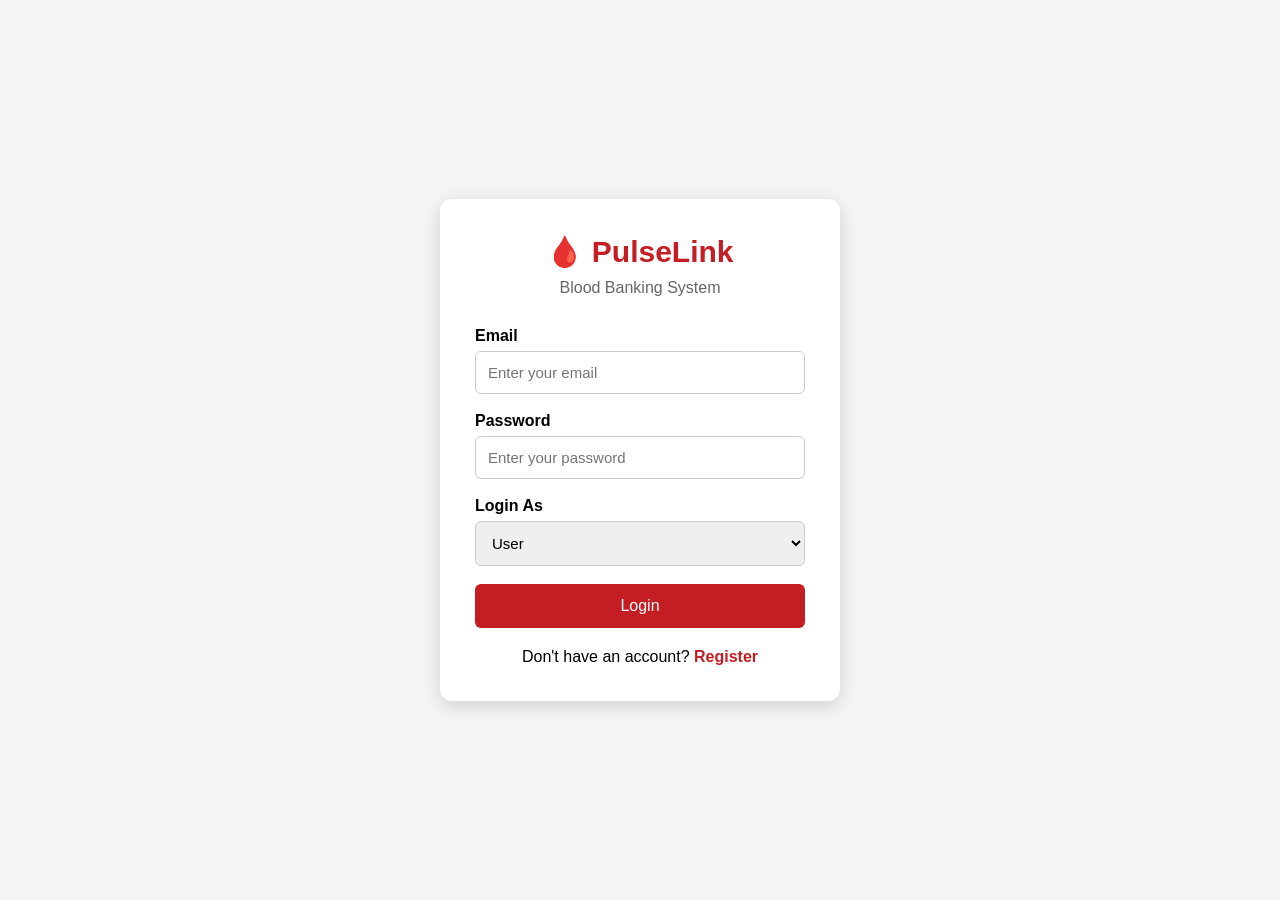
<file: index.html>
<!DOCTYPE html>
<html lang="en">
<head>
    <meta charset="UTF-8">
    <meta name="viewport" content="width=device-width, initial-scale=1.0">
    <title>PulseLink - Login</title>

    <style>
        * {
            box-sizing: border-box;
            margin: 0;
            padding: 0;
            font-family: Arial, sans-serif;
        }

        body {
            background: #f5f5f5;
            min-height: 100vh;
            display: flex;
            justify-content: center;
            align-items: center;
        }

        .login-box {
            width: 400px;
            background: white;
            padding: 35px;
            border-radius: 12px;
            box-shadow: 0 5px 20px rgba(0,0,0,0.15);
        }

        .logo {
            text-align: center;
            color: #c41e24;
            font-size: 30px;
            font-weight: bold;
            margin-bottom: 10px;
        }

        .subtitle {
            text-align: center;
            color: #666;
            margin-bottom: 30px;
        }

        label {
            display: block;
            margin-bottom: 6px;
            font-weight: bold;
        }

        input, select {
            width: 100%;
            padding: 12px;
            margin-bottom: 18px;
            border: 1px solid #ccc;
            border-radius: 6px;
            font-size: 15px;
        }

        button {
            width: 100%;
            padding: 13px;
            background: #c41e24;
            color: white;
            border: none;
            border-radius: 6px;
            font-size: 16px;
            cursor: pointer;
        }

        button:hover {
            background: #a8171c;
        }

        .register {
            text-align: center;
            margin-top: 20px;
        }

        .register a {
            color: #c41e24;
            text-decoration: none;
            font-weight: bold;
        }

        #message {
            text-align: center;
            color: red;
            margin-bottom: 15px;
        }
    </style>
</head>

<body>

<div class="login-box">

    <div class="logo">🩸 PulseLink</div>
    <div class="subtitle">Blood Banking System</div>

    <div id="message"></div>

    <form onsubmit="login(event)">

        <label>Email</label>
        <input type="email" id="email" placeholder="Enter your email" required>

        <label>Password</label>
        <input type="password" id="password" placeholder="Enter your password" required>

        <label>Login As</label>
        <select id="role">
            <option value="user">User</option>
            <option value="admin">Admin</option>
        </select>

        <button type="submit">Login</button>

    </form>

    <div class="register">
        Don't have an account?
        <a href="register.html">Register</a>
    </div>

</div>

<script>
function login(event) {
    event.preventDefault();

    const email = document.getElementById("email").value;
    const password = document.getElementById("password").value;
    const role = document.getElementById("role").value;

    // Admin login
    if (
        role === "admin" &&
        email === "admin@pulselink.com" &&
        password === "admin123"
    ) {
        window.location.href = "admin.html";
        return;
    }

    // User login
    const user = JSON.parse(localStorage.getItem("user"));

    if (
        role === "user" &&
        user &&
        email === user.email &&
        password === user.password
    ) {
        window.location.href = "user.html";
        return;
    }

    document.getElementById("message").innerText =
        "Invalid email, password or role.";
}
</script>

</body>
</html>
</file>
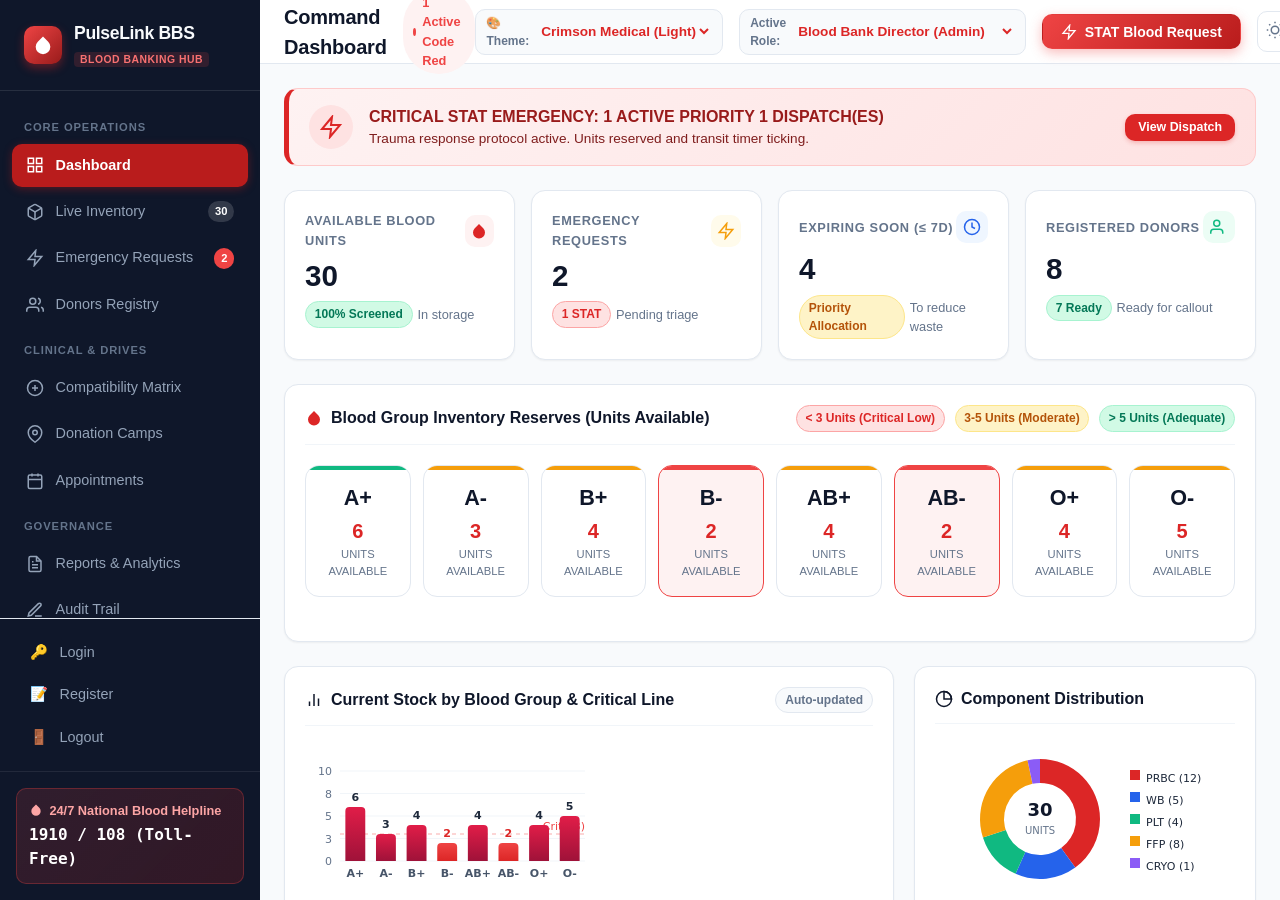
<file: admin.html>
<!DOCTYPE html>
<html lang="en" data-theme="light">
<head>
  <meta charset="UTF-8">
  <meta name="viewport" content="width=device-width, initial-scale=1.0">
  <title>PulseLink | Enterprise Blood Banking & Transfusion System</title>
  <meta name="description" content="A comprehensive blood banking management system connecting donors, hospitals, and blood banks with real-time inventory tracking and emergency dispatch.">
  <link rel="stylesheet" href="css/styles.css">
</head>
<body>

<div class="app-container">
  <!-- SIDEBAR NAVIGATION -->
  <aside class="sidebar">
    <div class="sidebar-header">
      <div class="brand-icon">
        <svg viewBox="0 0 24 24">
          <path d="M12 2.69l5.66 5.66a8 8 0 1 1-11.31 0z"/>
        </svg>
      </div>
      <div>
        <div class="brand-title">PulseLink BBS</div>
        <span class="brand-tag">Blood Banking Hub</span>
      </div>
      <button class="btn-icon mobile-close-sidebar-btn" id="sidebar-close-btn" title="Close Menu">
        <svg viewBox="0 0 24 24" width="18" height="18" fill="none" stroke="currentColor" stroke-width="2"><line x1="18" y1="6" x2="6" y2="18"/><line x1="6" y1="6" x2="18" y2="18"/></svg>
      </button>
    </div>

    <nav class="sidebar-nav">
      <div class="nav-section-title">Core Operations</div>
      <a class="nav-item active" data-view="dashboard">
        <svg viewBox="0 0 24 24" fill="none" stroke="currentColor" stroke-width="2"><rect x="3" y="3" width="7" height="7"/><rect x="14" y="3" width="7" height="7"/><rect x="14" y="14" width="7" height="7"/><rect x="3" y="14" width="7" height="7"/></svg>
        <span>Dashboard</span>
      </a>

      <a class="nav-item" data-view="inventory">
        <svg viewBox="0 0 24 24" fill="none" stroke="currentColor" stroke-width="2"><path d="M21 16V8a2 2 0 0 0-1-1.73l-7-4a2 2 0 0 0-2 0l-7 4A2 2 0 0 0 3 8v8a2 2 0 0 0 1 1.73l7 4a2 2 0 0 0 2 0l7-4A2 2 0 0 0 21 16z"/><polyline points="3.27 6.96 12 12.01 20.73 6.96"/><line x1="12" y1="22.08" x2="12" y2="12"/></svg>
        <span>Live Inventory</span>
        <span class="nav-badge" id="nav-inventory-badge">0</span>
      </a>

      <a class="nav-item" data-view="requests">
        <svg viewBox="0 0 24 24" fill="none" stroke="currentColor" stroke-width="2"><polygon points="13 2 3 14 12 14 11 22 21 10 12 10 13 2"/></svg>
        <span>Emergency Requests</span>
        <span class="nav-badge danger" id="nav-requests-badge">0</span>
      </a>

      <a class="nav-item" data-view="donors">
        <svg viewBox="0 0 24 24" fill="none" stroke="currentColor" stroke-width="2"><path d="M17 21v-2a4 4 0 0 0-4-4H5a4 4 0 0 0-4 4v2"/><circle cx="9" cy="7" r="4"/><path d="M23 21v-2a4 4 0 0 0-3-3.87"/><path d="M16 3.13a4 4 0 0 1 0 7.75"/></svg>
        <span>Donors Registry</span>
      </a>

      <div class="nav-section-title">Clinical & Drives</div>
      <a class="nav-item" data-view="compatibility">
        <svg viewBox="0 0 24 24" fill="none" stroke="currentColor" stroke-width="2"><circle cx="12" cy="12" r="10"/><path d="M8 12h8"/><path d="M12 8v8"/></svg>
        <span>Compatibility Matrix</span>
      </a>

      <a class="nav-item" data-view="camps">
        <svg viewBox="0 0 24 24" fill="none" stroke="currentColor" stroke-width="2"><path d="M21 10c0 7-9 13-9 13s-9-6-9-13a9 9 0 0 1 18 0z"/><circle cx="12" cy="10" r="3"/></svg>
        <span>Donation Camps</span>
      </a>

      <a class="nav-item" data-view="appointments">
        <svg viewBox="0 0 24 24" fill="none" stroke="currentColor" stroke-width="2"><rect x="3" y="4" width="18" height="18" rx="2" ry="2"/><line x1="16" y1="2" x2="16" y2="6"/><line x1="8" y1="2" x2="8" y2="6"/><line x1="3" y1="10" x2="21" y2="10"/></svg>
        <span>Appointments</span>
      </a>

      <div class="nav-section-title">Governance</div>
      <a class="nav-item" data-view="reports">
        <svg viewBox="0 0 24 24" fill="none" stroke="currentColor" stroke-width="2"><path d="M14 2H6a2 2 0 0 0-2 2v16a2 2 0 0 0 2 2h12a2 2 0 0 0 2-2V8z"/><polyline points="14 2 14 8 20 8"/><line x1="16" y1="13" x2="8" y2="13"/><line x1="16" y1="17" x2="8" y2="17"/><polyline points="10 9 9 9 8 9"/></svg>
        <span>Reports & Analytics</span>
      </a>

      <a class="nav-item" data-view="audit">
        <svg viewBox="0 0 24 24" fill="none" stroke="currentColor" stroke-width="2"><path d="M12 20h9"/><path d="M16.5 3.5a2.121 2.121 0 0 1 3 3L7 19l-4 1 1-4L16.5 3.5z"/></svg>
        <span>Audit Trail</span>
      </a>
    </nav>

    <!-- Login / Register / Logout -->
    <div class="sidebar-auth" style="padding: 0.75rem 1rem; border-top: 1px solid var(--border);">
      <a href="index.html" class="nav-item">🔑 <span>Login</span></a>
      <a href="register.html" class="nav-item">📝 <span>Register</span></a>
      <a href="#" class="nav-item" onclick="logoutAdmin(event)">🚪 <span>Logout</span></a>
    </div>

    <div class="sidebar-footer">
      <div class="emergency-hotline">
        <div class="emergency-hotline-title">
          <svg viewBox="0 0 24 24" width="14" height="14" fill="currentColor"><path d="M12 2.69l5.66 5.66a8 8 0 1 1-11.31 0z"/></svg>
          24/7 National Blood Helpline
        </div>
        <div class="emergency-hotline-number">1910 / 108 (Toll-Free)</div>
      </div>
    </div>
  </aside>

  <!-- Mobile Sidebar Backdrop -->
  <div class="sidebar-backdrop" id="sidebar-backdrop"></div>

  <!-- MAIN WRAPPER -->
  <div class="main-wrapper">
    <!-- TOP NAVIGATION BAR -->
    <header class="topbar">
      <div class="topbar-left">
        <!-- Mobile Drawer Hamburger Button -->
        <button class="btn-icon mobile-menu-btn" id="sidebar-toggle-btn" title="Open Navigation Menu">
          <svg viewBox="0 0 24 24" width="20" height="20" fill="none" stroke="currentColor" stroke-width="2"><line x1="3" y1="12" x2="21" y2="12"/><line x1="3" y1="6" x2="21" y2="6"/><line x1="3" y1="18" x2="21" y2="18"/></svg>
        </button>
        <h1 class="page-title" id="page-title-heading">Command Dashboard</h1>
        <div class="status-beacon" id="system-status-beacon">
          <span class="status-dot"></span>
          <span id="system-status-text">Network Connected (NBTC India)</span>
        </div>
      </div>

      <div class="topbar-right">
        <!-- Interactive Theme Changer -->
        <div class="theme-badge-box">
          <span class="theme-label">&#127912; Theme:</span>
          <select id="theme-selector" class="theme-select" title="Switch Visual Theme Palette">
            <option value="light">Crimson Medical (Light)</option>
            <option value="dark">Slate Midnight (Dark)</option>
            <option value="navy">AIIMS Sapphire (Navy)</option>
            <option value="emerald">Ayush Health (Emerald)</option>
            <option value="saffron">Surya Amber (Saffron)</option>
          </select>
        </div>

        <!-- Interactive Role Switcher -->
        <div class="role-badge-box">
          <span class="role-label">Active Role:</span>
          <select id="user-role-selector" class="role-select" title="Switch simulated role">
            <option value="ADMIN">Blood Bank Director (Admin)</option>
            <option value="HOSPITAL">Hospital Physician (Requester)</option>
            <option value="DONOR">Registered Donor</option>
            <option value="PUBLIC">Public Visitor</option>
          </select>
        </div>

        <!-- Emergency Request Shortcut -->
        <button class="btn btn-danger-emergency" id="btn-quick-emergency">
          <svg viewBox="0 0 24 24" width="16" height="16" fill="none" stroke="currentColor" stroke-width="2"><polygon points="13 2 3 14 12 14 11 22 21 10 12 10 13 2"/></svg>
          <span>STAT Blood Request</span>
        </button>

        <!-- Quick Theme Toggle Icon -->
        <button class="btn-icon" id="theme-toggle-btn" title="Toggle Quick Dark/Light Mode">
          <svg id="theme-icon" viewBox="0 0 24 24" width="18" height="18" fill="none" stroke="currentColor" stroke-width="2"><circle cx="12" cy="12" r="5"/><line x1="12" y1="1" x2="12" y2="3"/><line x1="12" y1="21" x2="12" y2="23"/><line x1="4.22" y1="4.22" x2="5.64" y2="5.64"/><line x1="18.36" y1="18.36" x2="19.78" y2="19.78"/><line x1="1" y1="12" x2="3" y2="12"/><line x1="21" y1="12" x2="23" y2="12"/><line x1="4.22" y1="19.78" x2="5.64" y2="18.36"/><line x1="18.36" y1="5.64" x2="19.78" y2="4.22"/></svg>
        </button>

        <!-- Reset Data Button -->
        <button class="btn-icon" id="btn-reset-data" title="Reset Demo Data">
          <svg viewBox="0 0 24 24" width="18" height="18" fill="none" stroke="currentColor" stroke-width="2"><path d="M21.5 2v6h-6M21.34 15.57a10 10 0 1 1-.57-8.38l5.67-5.67"/></svg>
        </button>
      </div>
    </header>

    <!-- CONTENT BODY -->
    <main class="content-body">

      <!-- ========================================== -->
      <!-- VIEW 1: DASHBOARD -->
      <!-- ========================================== -->
      <section id="view-dashboard" class="view-panel active">
        <!-- Emergency STAT Alert Banner -->
        <div class="emergency-banner" id="dashboard-emergency-banner" style="display: none;">
          <div class="emergency-banner-content">
            <div class="emergency-banner-icon">
              <svg viewBox="0 0 24 24" width="24" height="24" fill="none" stroke="currentColor" stroke-width="2"><polygon points="13 2 3 14 12 14 11 22 21 10 12 10 13 2"/></svg>
            </div>
            <div>
              <div class="emergency-banner-title" id="emergency-banner-title">CRITICAL CODE RED REQUEST ACTIVE</div>
              <div class="emergency-banner-desc" id="emergency-banner-desc">Hospital Trauma Center requires immediate blood units dispatch.</div>
            </div>
          </div>
          <button class="btn btn-primary btn-sm" id="btn-banner-action">View Dispatch</button>
        </div>

        <!-- KPI Metric Cards -->
        <div class="kpi-grid">
          <div class="kpi-card">
            <div class="kpi-header">
              <span class="kpi-title">Available Blood Units</span>
              <div class="kpi-icon crimson">
                <svg viewBox="0 0 24 24" width="18" height="18" fill="currentColor"><path d="M12 2.69l5.66 5.66a8 8 0 1 1-11.31 0z"/></svg>
              </div>
            </div>
            <div class="kpi-value" id="kpi-available-units">0</div>
            <div class="kpi-subtitle">
              <span class="badge badge-success" id="kpi-tested-pct">100% Screened</span>
              <span>In storage</span>
            </div>
          </div>

          <div class="kpi-card">
            <div class="kpi-header">
              <span class="kpi-title">Emergency Requests</span>
              <div class="kpi-icon amber">
                <svg viewBox="0 0 24 24" width="18" height="18" fill="none" stroke="currentColor" stroke-width="2"><polygon points="13 2 3 14 12 14 11 22 21 10 12 10 13 2"/></svg>
              </div>
            </div>
            <div class="kpi-value" id="kpi-emergency-requests">0</div>
            <div class="kpi-subtitle">
              <span class="badge badge-critical" id="kpi-critical-count">0 STAT</span>
              <span>Pending triage</span>
            </div>
          </div>

          <div class="kpi-card">
            <div class="kpi-header">
              <span class="kpi-title">Expiring Soon (&le; 7d)</span>
              <div class="kpi-icon blue">
                <svg viewBox="0 0 24 24" width="18" height="18" fill="none" stroke="currentColor" stroke-width="2"><circle cx="12" cy="12" r="10"/><polyline points="12 6 12 12 16 14"/></svg>
              </div>
            </div>
            <div class="kpi-value" id="kpi-expiring-units">0</div>
            <div class="kpi-subtitle">
              <span class="badge badge-warning">Priority Allocation</span>
              <span>To reduce waste</span>
            </div>
          </div>

          <div class="kpi-card">
            <div class="kpi-header">
              <span class="kpi-title">Registered Donors</span>
              <div class="kpi-icon emerald">
                <svg viewBox="0 0 24 24" width="18" height="18" fill="none" stroke="currentColor" stroke-width="2"><path d="M17 21v-2a4 4 0 0 0-4-4H5a4 4 0 0 0-4 4v2"/><circle cx="9" cy="7" r="4"/></svg>
              </div>
            </div>
            <div class="kpi-value" id="kpi-total-donors">0</div>
            <div class="kpi-subtitle">
              <span class="badge badge-success" id="kpi-eligible-donors">0 Eligible</span>
              <span>Ready for callout</span>
            </div>
          </div>
        </div>

        <!-- 8 Blood Groups Inventory Shelf Quick-View -->
        <div class="card" style="margin-bottom: 1.5rem;">
          <div class="card-header">
            <div class="card-title">
              <svg viewBox="0 0 24 24" width="18" height="18" fill="currentColor" color="var(--primary)"><path d="M12 2.69l5.66 5.66a8 8 0 1 1-11.31 0z"/></svg>
              Blood Group Inventory Reserves (Units Available)
            </div>
            <div class="toolbar-right">
              <span class="badge badge-critical">&lt; 3 Units (Critical Low)</span>
              <span class="badge badge-warning">3-5 Units (Moderate)</span>
              <span class="badge badge-success">&gt; 5 Units (Adequate)</span>
            </div>
          </div>
          <div class="blood-groups-shelf" id="blood-groups-shelf">
            <!-- Rendered dynamically -->
          </div>
        </div>

        <!-- Charts Grid -->
        <div class="charts-grid">
          <div class="card">
            <div class="card-header">
              <div class="card-title">
                <svg viewBox="0 0 24 24" width="18" height="18" fill="none" stroke="currentColor" stroke-width="2"><line x1="18" y1="20" x2="18" y2="10"/><line x1="12" y1="20" x2="12" y2="4"/><line x1="6" y1="20" x2="6" y2="14"/></svg>
                Current Stock by Blood Group & Critical Line
              </div>
              <span class="badge badge-neutral">Auto-updated</span>
            </div>
            <div class="canvas-container">
              <canvas id="canvas-stock-bar"></canvas>
            </div>
          </div>

          <div class="card">
            <div class="card-header">
              <div class="card-title">
                <svg viewBox="0 0 24 24" width="18" height="18" fill="none" stroke="currentColor" stroke-width="2"><circle cx="12" cy="12" r="10"/><path d="M12 2a10 10 0 0 1 10 10h-10z"/></svg>
                Component Distribution
              </div>
            </div>
            <div class="canvas-container">
              <canvas id="canvas-component-donut"></canvas>
            </div>
          </div>
        </div>

        <!-- Recent Critical Requests & Dispatch Activity -->
        <div class="card">
          <div class="card-header">
            <div class="card-title">
              <svg viewBox="0 0 24 24" width="18" height="18" fill="none" stroke="currentColor" stroke-width="2"><polygon points="13 2 3 14 12 14 11 22 21 10 12 10 13 2"/></svg>
              Active Hospital Emergency Transfusion Orders
            </div>
            <button class="btn btn-secondary btn-sm" id="btn-see-all-requests">View All Requests</button>
          </div>
          <div class="table-responsive">
            <table class="data-table">
              <thead>
                <tr>
                  <th>Request ID</th>
                  <th>Hospital & Dept</th>
                  <th>Patient</th>
                  <th>Blood Group</th>
                  <th>Component</th>
                  <th>Units</th>
                  <th>Urgency</th>
                  <th>Status</th>
                  <th>Actions</th>
                </tr>
              </thead>
              <tbody id="dashboard-recent-requests-tbody">
                <!-- Rendered dynamically -->
              </tbody>
            </table>
          </div>
        </div>
      </section>

      <!-- ========================================== -->
      <!-- VIEW 2: LIVE INVENTORY -->
      <!-- ========================================== -->
      <section id="view-inventory" class="view-panel">
        <div class="toolbar-bar">
          <div class="toolbar-left">
            <div class="search-input-box">
              <svg viewBox="0 0 24 24" fill="none" stroke="currentColor" stroke-width="2"><circle cx="11" cy="11" r="8"/><line x1="21" y1="21" x2="16.65" y2="16.65"/></svg>
              <input type="text" id="inventory-search" placeholder="Search Bag ID, Group, Shelf...">
            </div>

            <select id="inventory-filter-group" class="select-filter">
              <option value="">All Blood Groups</option>
              <option value="A+">A+</option>
              <option value="A-">A-</option>
              <option value="B+">B+</option>
              <option value="B-">B-</option>
              <option value="AB+">AB+</option>
              <option value="AB-">AB-</option>
              <option value="O+">O+</option>
              <option value="O-">O-</option>
            </select>

            <select id="inventory-filter-comp" class="select-filter">
              <option value="">All Components</option>
              <option value="PRBC">Packed RBC (PRBC)</option>
              <option value="WB">Whole Blood (WB)</option>
              <option value="PLT">Platelets (PLT)</option>
              <option value="FFP">Plasma (FFP)</option>
              <option value="CRYO">Cryoprecipitate</option>
            </select>

            <select id="inventory-filter-status" class="select-filter">
              <option value="">All Statuses</option>
              <option value="Available">Available</option>
              <option value="Reserved">Reserved</option>
              <option value="Testing / Quarantine">Testing / Quarantine</option>
              <option value="Expiring Soon">Expiring Soon</option>
              <option value="Dispatched">Dispatched</option>
            </select>
          </div>

          <div class="toolbar-right">
            <button class="btn btn-secondary btn-sm" id="btn-export-inventory-csv">
              <svg viewBox="0 0 24 24" width="14" height="14" fill="none" stroke="currentColor" stroke-width="2"><path d="M21 15v4a2 2 0 0 1-2 2H5a2 2 0 0 1-2-2v-4"/><polyline points="7 10 12 15 17 10"/><line x1="12" y1="15" x2="12" y2="3"/></svg>
              Export CSV
            </button>
            <button class="btn btn-primary btn-sm" id="btn-add-unit-modal-open">
              <svg viewBox="0 0 24 24" width="14" height="14" fill="none" stroke="currentColor" stroke-width="2"><line x1="12" y1="5" x2="12" y2="19"/><line x1="5" y1="12" x2="19" y2="12"/></svg>
              Add Blood Unit
            </button>
          </div>
        </div>

        <div class="table-responsive">
          <table class="data-table">
            <thead>
              <tr>
                <th>Unit / Bag ID</th>
                <th>Group</th>
                <th>Component</th>
                <th>Volume</th>
                <th>Collection Date</th>
                <th>Expiry Date</th>
                <th>Storage Location</th>
                <th>Screening NAT/Serology</th>
                <th>Status</th>
                <th>Actions</th>
              </tr>
            </thead>
            <tbody id="inventory-table-tbody">
              <!-- Dynamically populated -->
            </tbody>
          </table>
        </div>
      </section>

      <!-- ========================================== -->
      <!-- VIEW 3: EMERGENCY REQUESTS & DISPATCH -->
      <!-- ========================================== -->
      <section id="view-requests" class="view-panel">
        <div class="toolbar-bar">
          <div class="toolbar-left">
            <div class="search-input-box">
              <svg viewBox="0 0 24 24" fill="none" stroke="currentColor" stroke-width="2"><circle cx="11" cy="11" r="8"/><line x1="21" y1="21" x2="16.65" y2="16.65"/></svg>
              <input type="text" id="requests-search" placeholder="Search Hospital, Patient, REQ ID...">
            </div>

            <select id="requests-filter-urgency" class="select-filter">
              <option value="">All Urgency Levels</option>
              <option value="CRITICAL">STAT / Code Red</option>
              <option value="URGENT">Urgent (Within 4 hrs)</option>
              <option value="ROUTINE">Routine (24 hrs)</option>
            </select>

            <select id="requests-filter-status" class="select-filter">
              <option value="">All Statuses</option>
              <option value="Pending Verification">Pending Verification</option>
              <option value="Approved">Approved / Reserved</option>
              <option value="In-Transit">In-Transit</option>
              <option value="Delivered">Delivered</option>
              <option value="Rejected">Rejected</option>
            </select>
          </div>

          <div class="toolbar-right">
            <button class="btn btn-danger-emergency btn-sm" id="btn-create-request-modal">
              <svg viewBox="0 0 24 24" width="14" height="14" fill="none" stroke="currentColor" stroke-width="2"><polygon points="13 2 3 14 12 14 11 22 21 10 12 10 13 2"/></svg>
              New Emergency Request
            </button>
          </div>
        </div>

        <div class="table-responsive">
          <table class="data-table">
            <thead>
              <tr>
                <th>Request ID</th>
                <th>Requesting Hospital</th>
                <th>Patient Details</th>
                <th>Group & Component</th>
                <th>Units (Req / Alloc)</th>
                <th>Urgency Level</th>
                <th>Order Status</th>
                <th>ETA / Delivery</th>
                <th>Action Controls</th>
              </tr>
            </thead>
            <tbody id="requests-table-tbody">
              <!-- Dynamically populated -->
            </tbody>
          </table>
        </div>
      </section>

      <!-- ========================================== -->
      <!-- VIEW 4: DONORS REGISTRY -->
      <!-- ========================================== -->
      <section id="view-donors" class="view-panel">
        <div class="toolbar-bar">
          <div class="toolbar-left">
            <div class="search-input-box">
              <svg viewBox="0 0 24 24" fill="none" stroke="currentColor" stroke-width="2"><circle cx="11" cy="11" r="8"/><line x1="21" y1="21" x2="16.65" y2="16.65"/></svg>
              <input type="text" id="donors-search" placeholder="Search donor name, phone, city...">
            </div>

            <select id="donors-filter-group" class="select-filter">
              <option value="">All Blood Groups</option>
              <option value="A+">A+</option>
              <option value="A-">A-</option>
              <option value="B+">B+</option>
              <option value="B-">B-</option>
              <option value="AB+">AB+</option>
              <option value="AB-">AB-</option>
              <option value="O+">O+</option>
              <option value="O-">O-</option>
            </select>

            <select id="donors-filter-eligible" class="select-filter">
              <option value="">All Eligibility Status</option>
              <option value="true">Eligible Now</option>
              <option value="false">Waiting Period / Deferred</option>
            </select>
          </div>

          <div class="toolbar-right">
            <button class="btn btn-secondary btn-sm" id="btn-eligibility-quiz-open">
              <svg viewBox="0 0 24 24" width="14" height="14" fill="none" stroke="currentColor" stroke-width="2"><circle cx="12" cy="12" r="10"/><path d="M9.09 9a3 3 0 0 1 5.83 1c0 2-3 3-3 3"/><line x1="12" y1="17" x2="12.01" y2="17"/></svg>
              Eligibility Quiz
            </button>
            <button class="btn btn-primary btn-sm" id="btn-register-donor-modal-open">
              <svg viewBox="0 0 24 24" width="14" height="14" fill="none" stroke="currentColor" stroke-width="2"><line x1="12" y1="5" x2="12" y2="19"/><line x1="5" y1="12" x2="19" y2="12"/></svg>
              Register Donor
            </button>
          </div>
        </div>

        <div class="table-responsive">
          <table class="data-table">
            <thead>
              <tr>
                <th>Donor ID</th>
                <th>Full Name</th>
                <th>Blood Group</th>
                <th>Age / Gender</th>
                <th>Contact</th>
                <th>Total Donations</th>
                <th>Last Donated</th>
                <th>Eligibility</th>
                <th>Badge</th>
                <th>Actions</th>
              </tr>
            </thead>
            <tbody id="donors-table-tbody">
              <!-- Dynamically populated -->
            </tbody>
          </table>
        </div>
      </section>

      <!-- ========================================== -->
      <!-- VIEW 5: COMPATIBILITY MATRIX -->
      <!-- ========================================== -->
      <section id="view-compatibility" class="view-panel">
        <div class="card" style="margin-bottom: 1.5rem;">
          <div class="card-header">
            <div class="card-title">
              <svg viewBox="0 0 24 24" width="20" height="20" fill="currentColor" color="var(--primary)"><path d="M12 2.69l5.66 5.66a8 8 0 1 1-11.31 0z"/></svg>
              Interactive Transfusion Compatibility Calculator
            </div>
            <span class="badge badge-info">AABB & WHO Medical Standards</span>
          </div>
          <p style="font-size: 0.9rem; color: var(--text-muted); margin-bottom: 1rem;">
            Select a blood type below to analyze red blood cell (RBC) and blood plasma compatibility guidelines.
          </p>

          <div class="compat-matrix-grid" id="compat-selector-buttons">
            <!-- 8 blood group buttons -->
          </div>

          <div class="compat-details-card" id="compat-details-display">
            <!-- Loaded dynamically based on selected group -->
          </div>
        </div>

        <!-- Educational Reference Cards -->
        <div class="kpi-grid">
          <div class="card">
            <h3 style="font-size: 1rem; font-weight: 700; margin-bottom: 0.5rem; color: var(--primary);">Universal Red Cell Donor (O Negative)</h3>
            <p style="font-size: 0.85rem; color: var(--text-muted); line-height: 1.6;">
              O- red blood cells lack A, B, and Rh antigens. In trauma emergencies (e.g. NH-48 or highway accidents) where there is no time to cross-match, O- is the gold standard for immediate transfusion. Only ~2% of the Indian population has O- blood, making it critical to reserve for STAT emergencies.
            </p>
          </div>

          <div class="card">
            <h3 style="font-size: 1rem; font-weight: 700; margin-bottom: 0.5rem; color: var(--accent-blue);">Universal Plasma Donor (AB Positive)</h3>
            <p style="font-size: 0.85rem; color: var(--text-muted); line-height: 1.6;">
              AB+ plasma has no anti-A or anti-B antibodies, making it universally compatible with patients of any blood group. In contrast, AB+ individuals can receive red blood cells from any group.
            </p>
          </div>
        </div>
      </section>

      <!-- ========================================== -->
      <!-- VIEW 6: DONATION CAMPS & MOBILE DRIVES -->
      <!-- ========================================== -->
      <section id="view-camps" class="view-panel">
        <div class="toolbar-bar">
          <div class="toolbar-left">
            <div class="page-title" style="font-size: 1.1rem;">Upcoming Regional Blood Drives & Mobile Units</div>
          </div>
        </div>

        <div id="camps-list-container" style="display: grid; grid-template-columns: repeat(auto-fit, minmax(320px, 1fr)); gap: 1.25rem;">
          <!-- Dynamically populated camps cards -->
        </div>
      </section>

      <!-- ========================================== -->
      <!-- VIEW 7: APPOINTMENTS & SLOTS -->
      <!-- ========================================== -->
      <section id="view-appointments" class="view-panel">
        <div class="toolbar-bar">
          <div class="toolbar-left">
            <div class="page-title" style="font-size: 1.1rem;">Scheduled Blood Donation Appointments</div>
          </div>
          <div class="toolbar-right">
            <button class="btn btn-primary btn-sm" id="btn-book-appointment-modal-open">
              <svg viewBox="0 0 24 24" width="14" height="14" fill="none" stroke="currentColor" stroke-width="2"><rect x="3" y="4" width="18" height="18" rx="2" ry="2"/><line x1="16" y1="2" x2="16" y2="6"/><line x1="8" y1="2" x2="8" y2="6"/><line x1="3" y1="10" x2="21" y2="10"/></svg>
              Book Donation Slot
            </button>
          </div>
        </div>

        <div class="table-responsive">
          <table class="data-table">
            <thead>
              <tr>
                <th>Appointment ID</th>
                <th>Donor Name</th>
                <th>Contact</th>
                <th>Blood Group</th>
                <th>Blood Bank Center</th>
                <th>Date & Slot</th>
                <th>Status</th>
                <th>Action</th>
              </tr>
            </thead>
            <tbody id="appointments-table-tbody">
              <!-- Dynamically populated -->
            </tbody>
          </table>
        </div>
      </section>

      <!-- ========================================== -->
      <!-- VIEW 8: REPORTS & ANALYTICS -->
      <!-- ========================================== -->
      <section id="view-reports" class="view-panel">
        <div class="toolbar-bar no-print">
          <div class="toolbar-left">
            <div class="page-title" style="font-size: 1.1rem;">Transfusion & Inventory Management Report</div>
          </div>
          <div class="toolbar-right">
            <button class="btn btn-secondary btn-sm" onclick="window.print()">
              <svg viewBox="0 0 24 24" width="14" height="14" fill="none" stroke="currentColor" stroke-width="2"><polyline points="6 9 6 2 18 2 18 9"/><path d="M6 18H4a2 2 0 0 1-2-2v-5a2 2 0 0 1 2-2h16a2 2 0 0 1 2 2v5a2 2 0 0 1-2 2h-2"/><rect x="6" y="14" width="12" height="8"/></svg>
              Print Official Report
            </button>
          </div>
        </div>

        <div class="card" style="margin-bottom: 1.5rem;">
          <div class="card-header">
            <div class="card-title">Monthly Blood Utilization & Collection Trends</div>
            <span class="badge badge-success">Year to Date</span>
          </div>
          <div class="canvas-container" style="height: 250px;">
            <canvas id="canvas-report-trend"></canvas>
          </div>
        </div>

        <div class="card">
          <div class="card-header">
            <div class="card-title">Executive Transfusion Summary</div>
            <span class="badge badge-neutral" id="report-date-stamp">Date: 2026-09-24</span>
          </div>
          <div style="font-size: 0.9rem; line-height: 1.8; color: var(--text-main);" id="report-summary-text">
            <!-- Dynamically populated executive summary -->
          </div>
        </div>
      </section>

      <!-- ========================================== -->
      <!-- VIEW 9: AUDIT LOGS -->
      <!-- ========================================== -->
      <section id="view-audit" class="view-panel">
        <div class="toolbar-bar">
          <div class="toolbar-left">
            <div class="page-title" style="font-size: 1.1rem;">System Audit Trail & Compliance Log</div>
          </div>
        </div>

        <div class="table-responsive">
          <table class="data-table">
            <thead>
              <tr>
                <th>Timestamp</th>
                <th>User / System</th>
                <th>Action Type</th>
                <th>Operation Details</th>
              </tr>
            </thead>
            <tbody id="audit-table-tbody">
              <!-- Dynamically populated -->
            </tbody>
          </table>
        </div>
      </section>

    </main>

    <!-- MOBILE BOTTOM NAVIGATION BAR -->
    <nav class="mobile-bottom-nav">
      <div class="bottom-nav-item active" data-bottom-view="dashboard">
        <svg viewBox="0 0 24 24" fill="none" stroke="currentColor" stroke-width="2"><rect x="3" y="3" width="7" height="7"/><rect x="14" y="3" width="7" height="7"/><rect x="14" y="14" width="7" height="7"/><rect x="3" y="14" width="7" height="7"/></svg>
        <span>Dashboard</span>
      </div>
      <div class="bottom-nav-item" data-bottom-view="inventory">
        <svg viewBox="0 0 24 24" fill="none" stroke="currentColor" stroke-width="2"><path d="M21 16V8a2 2 0 0 0-1-1.73l-7-4a2 2 0 0 0-2 0l-7 4A2 2 0 0 0 3 8v8a2 2 0 0 0 1 1.73l7 4a2 2 0 0 0 2 0l7-4A2 2 0 0 0 21 16z"/></svg>
        <span>Inventory</span>
      </div>
      <div class="bottom-nav-item" data-bottom-view="requests">
        <svg viewBox="0 0 24 24" fill="none" stroke="currentColor" stroke-width="2"><polygon points="13 2 3 14 12 14 11 22 21 10 12 10 13 2"/></svg>
        <span>Requests</span>
        <span class="bottom-nav-badge" id="bottom-requests-badge">0</span>
      </div>
      <div class="bottom-nav-item" data-bottom-view="donors">
        <svg viewBox="0 0 24 24" fill="none" stroke="currentColor" stroke-width="2"><path d="M17 21v-2a4 4 0 0 0-4-4H5a4 4 0 0 0-4 4v2"/><circle cx="9" cy="7" r="4"/></svg>
        <span>Donors</span>
      </div>
      <div class="bottom-nav-item" id="bottom-nav-more">
        <svg viewBox="0 0 24 24" fill="none" stroke="currentColor" stroke-width="2"><line x1="3" y1="12" x2="21" y2="12"/><line x1="3" y1="6" x2="21" y2="6"/><line x1="3" y1="18" x2="21" y2="18"/></svg>
        <span>More</span>
      </div>
    </nav>
  </div>
</div>

<!-- ========================================== -->
<!-- MODALS -->
<!-- ========================================== -->

<!-- Modal 1: Add Blood Unit -->
<div class="modal-overlay" id="modal-add-unit">
  <div class="modal-dialog">
    <div class="modal-header">
      <div class="modal-title">
        <svg viewBox="0 0 24 24" width="20" height="20" fill="currentColor" color="var(--primary)"><path d="M12 2.69l5.66 5.66a8 8 0 1 1-11.31 0z"/></svg>
        Register Inbound Blood Unit
      </div>
      <button class="modal-close" data-close-modal>&times;</button>
    </div>
    <form id="form-add-unit">
      <div class="modal-body">
        <div class="form-row">
          <div class="form-group">
            <label class="form-label">Blood Group *</label>
            <select class="form-select" id="add-unit-group" required>
              <option value="O-">O- (Universal)</option>
              <option value="O+">O+</option>
              <option value="A+">A+</option>
              <option value="A-">A-</option>
              <option value="B+">B+</option>
              <option value="B-">B-</option>
              <option value="AB+">AB+</option>
              <option value="AB-">AB-</option>
            </select>
          </div>

          <div class="form-group">
            <label class="form-label">Component Type *</label>
            <select class="form-select" id="add-unit-comp" required>
              <option value="PRBC">Packed Red Blood Cells (PRBC)</option>
              <option value="WB">Whole Blood (WB)</option>
              <option value="PLT">Platelets (PLT)</option>
              <option value="FFP">Fresh Frozen Plasma (FFP)</option>
              <option value="CRYO">Cryoprecipitate (CRYO)</option>
            </select>
          </div>
        </div>

        <div class="form-row">
          <div class="form-group">
            <label class="form-label">Volume (ml) *</label>
            <input type="number" class="form-input" id="add-unit-volume" value="300" min="50" max="600" required>
          </div>

          <div class="form-group">
            <label class="form-label">Collection Center *</label>
            <select class="form-select" id="add-unit-center" required>
              <option value="CEN-01">Rotary Central Blood Bank (New Delhi)</option>
              <option value="CEN-02">Indian Red Cross Society Regional Center (New Delhi)</option>
              <option value="CEN-03">Rashtrotthana Blood Centre (Bengaluru)</option>
              <option value="CEN-04">Lions Blood Bank & Research Foundation (Mumbai)</option>
            </select>
          </div>
        </div>

        <div class="form-row">
          <div class="form-group">
            <label class="form-label">Collection Date *</label>
            <input type="date" class="form-input" id="add-unit-date" required>
          </div>

          <div class="form-group">
            <label class="form-label">Storage Location / Shelf</label>
            <input type="text" class="form-input" id="add-unit-location" placeholder="e.g. Fridge A-02 (Shelf 1)" value="Fridge A-01 (Shelf 1)">
          </div>
        </div>

        <div class="form-group">
          <label class="form-label">Screening & Pathogen Testing Status</label>
          <select class="form-select" id="add-unit-screening">
            <option value="Passed">Passed (HIV, HBV, HCV, Syphilis, Malaria Negative)</option>
            <option value="Pending NAT">Pending NAT Testing (Quarantined)</option>
          </select>
        </div>
      </div>
      <div class="modal-footer">
        <button type="button" class="btn btn-secondary" data-close-modal>Cancel</button>
        <button type="submit" class="btn btn-primary">Save Blood Unit</button>
      </div>
    </form>
  </div>
</div>

<!-- Modal 2: Create Emergency Request -->
<div class="modal-overlay" id="modal-create-request">
  <div class="modal-dialog">
    <div class="modal-header">
      <div class="modal-title">
        <svg viewBox="0 0 24 24" width="20" height="20" fill="none" stroke="currentColor" stroke-width="2"><polygon points="13 2 3 14 12 14 11 22 21 10 12 10 13 2"/></svg>
        Emergency Hospital Transfusion Request
      </div>
      <button class="modal-close" data-close-modal>&times;</button>
    </div>
    <form id="form-create-request">
      <div class="modal-body">
        <div class="form-row">
          <div class="form-group">
            <label class="form-label">Requesting Hospital *</label>
            <select class="form-select" id="req-hospital" required>
              <option value="AIIMS Trauma Centre (JPNATC)">AIIMS Trauma Centre (JPNATC), New Delhi</option>
              <option value="Apollo Hospitals Bannerghatta">Apollo Hospitals Bannerghatta, Bengaluru</option>
              <option value="Tata Memorial Hospital (ACTREC)">Tata Memorial Hospital (ACTREC), Mumbai</option>
              <option value="Christian Medical College (CMC)">Christian Medical College (CMC), Vellore</option>
            </select>
          </div>

          <div class="form-group">
            <label class="form-label">Patient Name / Bay *</label>
            <input type="text" class="form-input" id="req-patient" placeholder="e.g. Ramesh Chandra (Trauma ICU Bay 3)" required>
          </div>
        </div>

        <div class="form-row">
          <div class="form-group">
            <label class="form-label">Patient Blood Group *</label>
            <select class="form-select" id="req-blood-group" required>
              <option value="O-">O- (Universal Red Cell)</option>
              <option value="O+">O+</option>
              <option value="A+">A+</option>
              <option value="A-">A-</option>
              <option value="B+">B+</option>
              <option value="B-">B-</option>
              <option value="AB+">AB+</option>
              <option value="AB-">AB-</option>
            </select>
          </div>

          <div class="form-group">
            <label class="form-label">Component Required *</label>
            <select class="form-select" id="req-component" required>
              <option value="PRBC">Packed Red Blood Cells (PRBC)</option>
              <option value="WB">Whole Blood (WB)</option>
              <option value="PLT">Platelets (PLT)</option>
              <option value="FFP">Fresh Frozen Plasma (FFP)</option>
              <option value="CRYO">Cryoprecipitate (CRYO)</option>
            </select>
          </div>
        </div>

        <div class="form-row">
          <div class="form-group">
            <label class="form-label">Units Needed *</label>
            <input type="number" class="form-input" id="req-units" min="1" max="10" value="2" required>
          </div>

          <div class="form-group">
            <label class="form-label">Triage Urgency Level *</label>
            <select class="form-select" id="req-urgency" required>
              <option value="CRITICAL">STAT / Code Red (Immediate &lt; 1 hr)</option>
              <option value="URGENT">Urgent (Within 4 hrs)</option>
              <option value="ROUTINE">Routine (Within 24 hrs)</option>
            </select>
          </div>
        </div>

        <!-- Live Stock Match Indicator Box -->
        <div id="req-live-match-box" style="background: var(--bg-main); border: 1px solid var(--border); border-radius: var(--radius-md); padding: 0.75rem; font-size: 0.85rem;">
          <div style="font-weight: 700; color: var(--text-main); margin-bottom: 0.25rem;">Live Inventory Compatibility Check:</div>
          <div id="req-match-text" style="color: var(--text-muted);">Checking reserve levels...</div>
        </div>

        <div class="form-group">
          <label class="form-label">Clinical Indication / Diagnosis *</label>
          <textarea class="form-textarea" id="req-reason" rows="2" placeholder="e.g. NH-48 accident polytrauma with acute blood loss" required></textarea>
        </div>

        <div class="form-group">
          <label class="form-label">Attending Physician / Transfusion Officer *</label>
          <input type="text" class="form-input" id="req-doctor" placeholder="e.g. Dr. Rajeshwar Iyer (Trauma In-Charge)" required>
        </div>
      </div>
      <div class="modal-footer">
        <button type="button" class="btn btn-secondary" data-close-modal>Cancel</button>
        <button type="submit" class="btn btn-danger-emergency">Submit Transfusion Request</button>
      </div>
    </form>
  </div>
</div>

<!-- Modal 3: Register New Donor -->
<div class="modal-overlay" id="modal-register-donor">
  <div class="modal-dialog">
    <div class="modal-header">
      <div class="modal-title">
        <svg viewBox="0 0 24 24" width="20" height="20" fill="currentColor" color="var(--primary)"><path d="M12 2.69l5.66 5.66a8 8 0 1 1-11.31 0z"/></svg>
        Register LifeSaver Donor
      </div>
      <button class="modal-close" data-close-modal>&times;</button>
    </div>
    <form id="form-register-donor">
      <div class="modal-body">
        <div class="form-row">
          <div class="form-group">
            <label class="form-label">Full Name *</label>
            <input type="text" class="form-input" id="donor-name" required placeholder="e.g. Rohan Sharma">
          </div>

          <div class="form-group">
            <label class="form-label">Blood Group *</label>
            <select class="form-select" id="donor-group" required>
              <option value="O-">O-</option>
              <option value="O+">O+</option>
              <option value="A+">A+</option>
              <option value="A-">A-</option>
              <option value="B+">B+</option>
              <option value="B-">B-</option>
              <option value="AB+">AB+</option>
              <option value="AB-">AB-</option>
            </select>
          </div>
        </div>

        <div class="form-row">
          <div class="form-group">
            <label class="form-label">Email Address *</label>
            <input type="email" class="form-input" id="donor-email" required placeholder="rohan.sharma92@gmail.com">
          </div>

          <div class="form-group">
            <label class="form-label">Phone Number *</label>
            <input type="tel" class="form-input" id="donor-phone" required placeholder="+91 98102 44321">
          </div>
        </div>

        <div class="form-row">
          <div class="form-group">
            <label class="form-label">Gender</label>
            <select class="form-select" id="donor-gender">
              <option value="Male">Male</option>
              <option value="Female">Female</option>
              <option value="Other">Other</option>
            </select>
          </div>

          <div class="form-group">
            <label class="form-label">Weight (kg) *</label>
            <input type="number" class="form-input" id="donor-weight" value="68" min="45" max="180" required>
            <span class="form-hint">Must be at least 50kg for standard whole blood donation</span>
          </div>
        </div>

        <div class="form-group">
          <label class="form-label">City / Residential Area</label>
          <input type="text" class="form-input" id="donor-address" placeholder="e.g. Flat 402, Shivalik Enclave, Sector 62, Noida, Uttar Pradesh">
        </div>
      </div>
      <div class="modal-footer">
        <button type="button" class="btn btn-secondary" data-close-modal>Cancel</button>
        <button type="submit" class="btn btn-primary">Save Registration</button>
      </div>
    </form>
  </div>
</div>

<!-- Modal 4: Digital Donor ID Card & Print View -->
<div class="modal-overlay" id="modal-donor-card">
  <div class="modal-dialog" style="max-width: 520px;">
    <div class="modal-header">
      <div class="modal-title">LifeSaver Digital Donor Pass</div>
      <button class="modal-close" data-close-modal>&times;</button>
    </div>
    <div class="modal-body" style="align-items: center;">
      <div class="donor-id-card" id="digital-donor-card-element">
        <div class="donor-card-top">
          <div>
            <div class="donor-card-title">National Transfusion Registry (NBTC)</div>
            <div class="donor-card-org">PulseLink India Blood Bank</div>
          </div>
          <div class="donor-blood-symbol" id="card-blood-group">O-</div>
        </div>

        <div class="donor-card-name" id="card-donor-name">Rohan Sharma</div>
        <div class="donor-card-id" id="card-donor-id">ID: DON-1001</div>

        <div class="donor-card-stats">
          <div>
            <div class="donor-stat-val" id="card-donor-donations">14</div>
            <div class="donor-stat-lbl">Donations</div>
          </div>
          <div>
            <div class="donor-stat-val" id="card-donor-lives">42</div>
            <div class="donor-stat-lbl">Lives Saved</div>
          </div>
          <div>
            <div class="donor-stat-val" id="card-donor-badge">Platinum</div>
            <div class="donor-stat-lbl">Honor Tier</div>
          </div>
        </div>

        <div class="donor-card-barcode">
          <div>
            <div class="barcode-lines">||| | |||| || | || |||| |</div>
            <div id="card-barcode-text">DON-1001-PULSELINK-IN</div>
          </div>
          <div style="text-align: right;">
            <div>STATUS: VERIFIED</div>
            <div>EXPIRY: NEVER</div>
          </div>
        </div>
      </div>
    </div>
    <div class="modal-footer">
      <button type="button" class="btn btn-secondary" data-close-modal>Close</button>
      <button type="button" class="btn btn-primary" id="btn-print-donor-card">
        <svg viewBox="0 0 24 24" width="14" height="14" fill="none" stroke="currentColor" stroke-width="2"><polyline points="6 9 6 2 18 2 18 9"/><path d="M6 18H4a2 2 0 0 1-2-2v-5a2 2 0 0 1 2-2h16a2 2 0 0 1 2 2v5a2 2 0 0 1-2 2h-2"/><rect x="6" y="14" width="12" height="8"/></svg>
        Print Donor Card
      </button>
    </div>
  </div>
</div>

<!-- Modal 5: Eligibility Self-Assessment Quiz -->
<div class="modal-overlay" id="modal-eligibility-quiz">
  <div class="modal-dialog">
    <div class="modal-header">
      <div class="modal-title">Donor Pre-Screening Eligibility Quiz</div>
      <button class="modal-close" data-close-modal>&times;</button>
    </div>
    <div class="modal-body">
      <div id="quiz-step-container">
        <p style="font-size: 0.9rem; color: var(--text-muted); margin-bottom: 1rem;">
          Answer these 4 standard health screening questions to check your immediate eligibility for donating blood.
        </p>

        <div class="form-group" style="margin-bottom: 1rem;">
          <label class="form-label">1. Are you between 18 and 65 years old?</label>
          <select class="form-select" id="quiz-q1">
            <option value="yes">Yes</option>
            <option value="no">No (Under 18 or over 65)</option>
          </select>
        </div>

        <div class="form-group" style="margin-bottom: 1rem;">
          <label class="form-label">2. Is your body weight 50 kg (110 lbs) or more?</label>
          <select class="form-select" id="quiz-q2">
            <option value="yes">Yes</option>
            <option value="no">No</option>
          </select>
        </div>

        <div class="form-group" style="margin-bottom: 1rem;">
          <label class="form-label">3. Has it been at least 3 months (90 days) since your last whole blood donation?</label>
          <select class="form-select" id="quiz-q3">
            <option value="yes">Yes / I have never donated before</option>
            <option value="no">No (Donated recently)</option>
          </select>
        </div>

        <div class="form-group" style="margin-bottom: 1rem;">
          <label class="form-label">4. Are you currently free of fever, flu symptoms, and antibiotics?</label>
          <select class="form-select" id="quiz-q4">
            <option value="yes">Yes, feeling healthy</option>
            <option value="no">No, currently unwell</option>
          </select>
        </div>

        <div id="quiz-result-box" style="display: none; padding: 1rem; border-radius: var(--radius-md); font-weight: 600; font-size: 0.9rem; margin-top: 0.5rem;"></div>
      </div>
    </div>
    <div class="modal-footer">
      <button type="button" class="btn btn-secondary" data-close-modal>Close</button>
      <button type="button" class="btn btn-primary" id="btn-submit-quiz">Evaluate Eligibility</button>
    </div>
  </div>
</div>

<!-- Modal 6: Book Appointment -->
<div class="modal-overlay" id="modal-book-appointment">
  <div class="modal-dialog">
    <div class="modal-header">
      <div class="modal-title">Book Blood Donation Appointment</div>
      <button class="modal-close" data-close-modal>&times;</button>
    </div>
    <form id="form-book-appointment">
      <div class="modal-body">
        <div class="form-group">
          <label class="form-label">Donor Name *</label>
          <input type="text" class="form-input" id="appt-name" required placeholder="Your full name">
        </div>

        <div class="form-row">
          <div class="form-group">
            <label class="form-label">Contact Phone *</label>
            <input type="tel" class="form-input" id="appt-phone" required placeholder="+91 98102 44321">
          </div>

          <div class="form-group">
            <label class="form-label">Blood Group *</label>
            <select class="form-select" id="appt-group" required>
              <option value="O+">O+</option>
              <option value="O-">O-</option>
              <option value="A+">A+</option>
              <option value="A-">A-</option>
              <option value="B+">B+</option>
              <option value="B-">B-</option>
              <option value="AB+">AB+</option>
              <option value="AB-">AB-</option>
            </select>
          </div>
        </div>

        <div class="form-group">
          <label class="form-label">Donation Center *</label>
          <select class="form-select" id="appt-center" required>
            <option value="Rotary Central Blood Bank">Rotary Central Blood Bank (New Delhi)</option>
            <option value="Indian Red Cross Society Regional Center">Indian Red Cross Society Regional Center (New Delhi)</option>
            <option value="Rashtrotthana Blood Centre">Rashtrotthana Blood Centre (Bengaluru)</option>
            <option value="Lions Blood Bank & Transfusion Research">Lions Blood Bank & Transfusion Research (Mumbai)</option>
          </select>
        </div>

        <div class="form-row">
          <div class="form-group">
            <label class="form-label">Date *</label>
            <input type="date" class="form-input" id="appt-date" required>
          </div>

          <div class="form-group">
            <label class="form-label">Time Slot *</label>
            <select class="form-select" id="appt-slot" required>
              <option value="09:00 AM">09:00 AM</option>
              <option value="10:30 AM">10:30 AM</option>
              <option value="11:45 AM">11:45 AM</option>
              <option value="02:00 PM">02:00 PM</option>
              <option value="03:30 PM">03:30 PM</option>
            </select>
          </div>
        </div>
      </div>
      <div class="modal-footer">
        <button type="button" class="btn btn-secondary" data-close-modal>Cancel</button>
        <button type="submit" class="btn btn-primary">Confirm Appointment</button>
      </div>
    </form>
  </div>
</div>

<!-- Modal 7: Live Request Dispatch Details Tracker -->
<div class="modal-overlay" id="modal-dispatch-details">
  <div class="modal-dialog">
    <div class="modal-header">
      <div class="modal-title" id="dispatch-modal-title">Live Dispatch Tracking</div>
      <button class="modal-close" data-close-modal>&times;</button>
    </div>
    <div class="modal-body" id="dispatch-modal-content">
      <!-- Injected dynamically -->
    </div>
    <div class="modal-footer">
      <button type="button" class="btn btn-secondary" data-close-modal>Close</button>
    </div>
  </div>
</div>

<!-- TOAST CONTAINER -->
<div class="toast-container" id="toast-container"></div>

<!-- SCRIPTS -->
<script src="js/data.js"></script>
<script src="js/store.js"></script>
<script src="js/charts.js"></script>
<script src="js/app.js"></script>

<script>
function logoutAdmin(event) {
  event.preventDefault();
  localStorage.removeItem("loggedIn");
  localStorage.removeItem("user");
  window.location.href = "index.html";
}
</script>

</body>
</html>
</file>
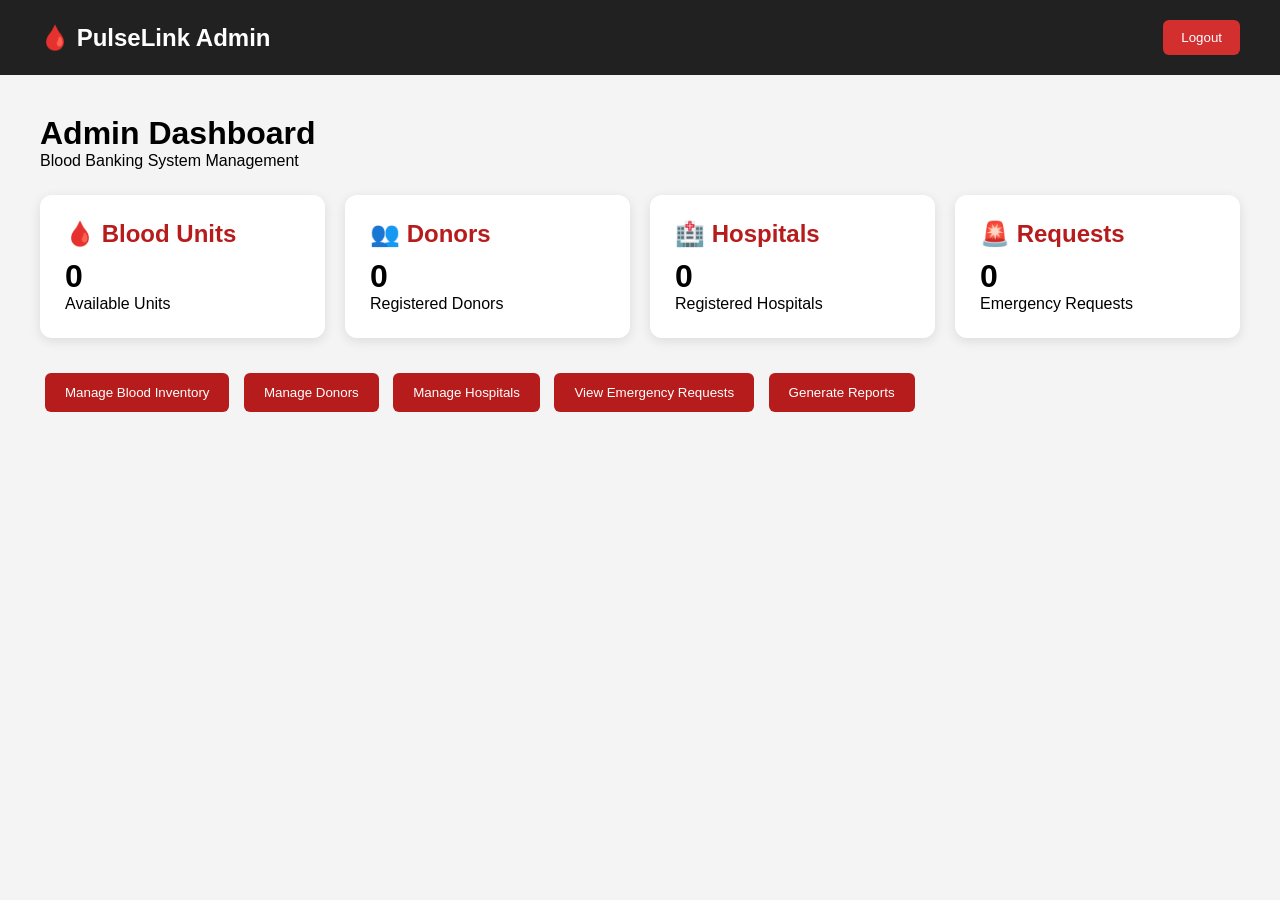
<file: dash.html>
<!DOCTYPE html>
<html lang="en">

<head>

    <meta charset="UTF-8">

    <meta name="viewport"
          content="width=device-width, initial-scale=1.0">

    <title>PulseLink - Admin</title>

    <style>

        * {
            box-sizing: border-box;
            margin: 0;
            padding: 0;
            font-family: Arial, sans-serif;
        }

        body {
            background: #f4f4f4;
        }

        header {
            background: #212121;
            color: white;
            padding: 20px 40px;

            display: flex;
            justify-content: space-between;
            align-items: center;
        }

        .logout {
            background: #d32f2f;
            color: white;
            border: none;
            padding: 10px 18px;
            border-radius: 6px;
            cursor: pointer;
        }

        .container {
            padding: 40px;
        }

        .cards {
            display: grid;
            grid-template-columns:
                repeat(auto-fit, minmax(220px, 1fr));

            gap: 20px;
            margin-top: 25px;
        }

        .card {
            background: white;
            padding: 25px;
            border-radius: 12px;
            box-shadow: 0 3px 12px rgba(0,0,0,0.1);
        }

        .card h2 {
            color: #b71c1c;
            margin-bottom: 10px;
        }

        .number {
            font-size: 32px;
            font-weight: bold;
        }

        .actions {
            margin-top: 30px;
        }

        .actions button {
            padding: 12px 20px;
            margin: 5px;
            border: none;
            border-radius: 6px;
            background: #b71c1c;
            color: white;
            cursor: pointer;
        }

    </style>

</head>

<body>

<header>

    <h2>🩸 PulseLink Admin</h2>

    <button class="logout" onclick="logout()">
        Logout
    </button>

</header>

<div class="container">

    <h1>Admin Dashboard</h1>

    <p>Blood Banking System Management</p>

    <div class="cards">

        <div class="card">
            <h2>🩸 Blood Units</h2>
            <div class="number">0</div>
            <p>Available Units</p>
        </div>

        <div class="card">
            <h2>👥 Donors</h2>
            <div class="number">0</div>
            <p>Registered Donors</p>
        </div>

        <div class="card">
            <h2>🏥 Hospitals</h2>
            <div class="number">0</div>
            <p>Registered Hospitals</p>
        </div>

        <div class="card">
            <h2>🚨 Requests</h2>
            <div class="number">0</div>
            <p>Emergency Requests</p>
        </div>

    </div>

    <div class="actions">

        <button>Manage Blood Inventory</button>

        <button>Manage Donors</button>

        <button>Manage Hospitals</button>

        <button>View Emergency Requests</button>

        <button>Generate Reports</button>

    </div>

</div>

<script>

function logout() {
    window.location.href = "index.html";
}

</script>

</body>

</html>
</file>
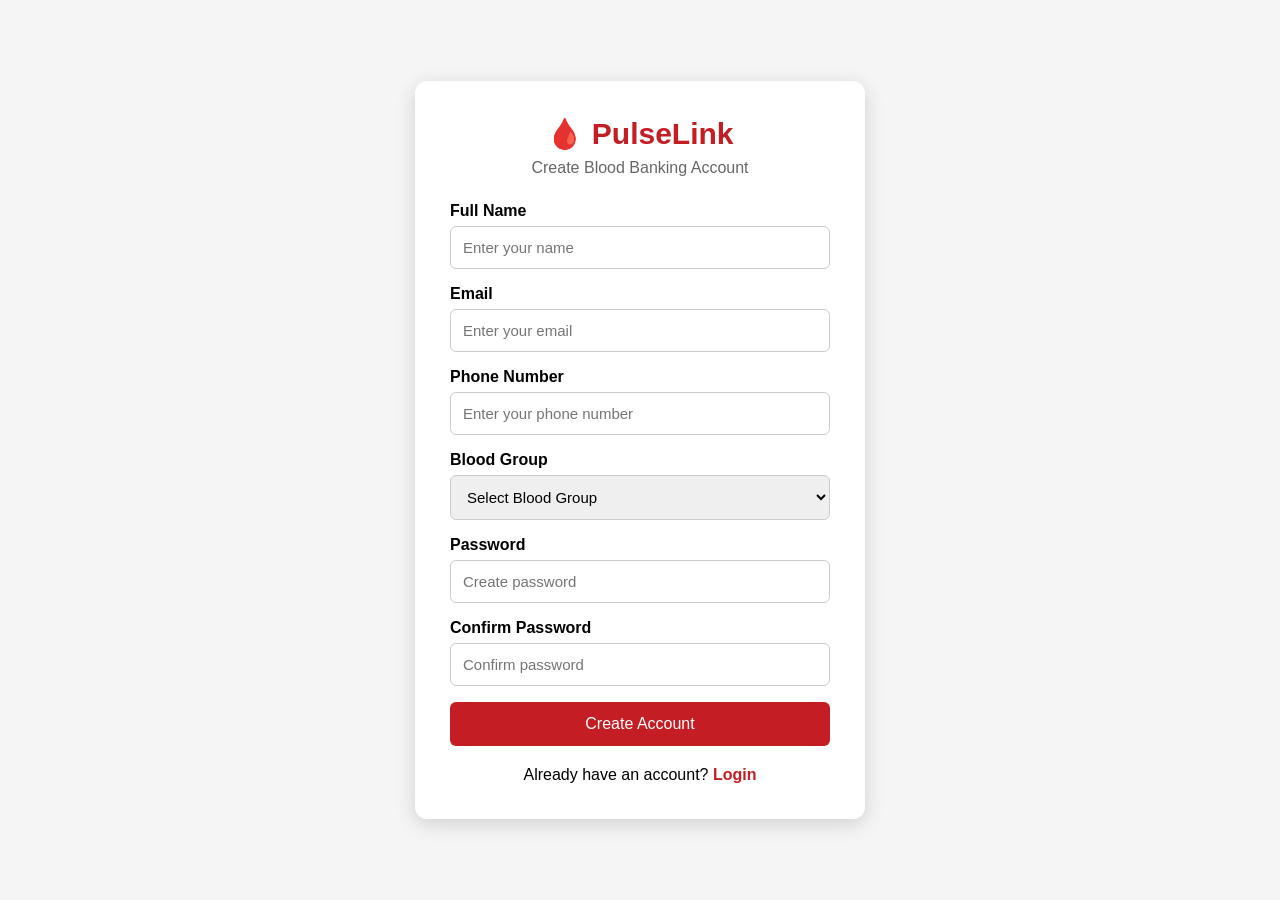
<file: register.html>
<!DOCTYPE html>
<html lang="en">
<head>
    <meta charset="UTF-8">
    <meta name="viewport" content="width=device-width, initial-scale=1.0">

    <title>PulseLink - Register</title>

    <style>
        * {
            box-sizing: border-box;
            margin: 0;
            padding: 0;
            font-family: Arial, sans-serif;
        }

        body {
            background: #f5f5f5;
            min-height: 100vh;
            display: flex;
            justify-content: center;
            align-items: center;
        }

        .register-box {
            width: 450px;
            background: white;
            padding: 35px;
            border-radius: 12px;
            box-shadow: 0 5px 20px rgba(0,0,0,0.15);
        }

        .logo {
            text-align: center;
            color: #c41e24;
            font-size: 30px;
            font-weight: bold;
            margin-bottom: 8px;
        }

        .subtitle {
            text-align: center;
            color: #666;
            margin-bottom: 25px;
        }

        label {
            display: block;
            margin-bottom: 6px;
            font-weight: bold;
        }

        input,
        select {
            width: 100%;
            padding: 12px;
            margin-bottom: 16px;
            border: 1px solid #ccc;
            border-radius: 6px;
            font-size: 15px;
        }

        button {
            width: 100%;
            padding: 13px;
            background: #c41e24;
            color: white;
            border: none;
            border-radius: 6px;
            font-size: 16px;
            cursor: pointer;
        }

        button:hover {
            background: #a8171c;
        }

        .login {
            text-align: center;
            margin-top: 20px;
        }

        .login a {
            color: #c41e24;
            text-decoration: none;
            font-weight: bold;
        }

        #message {
            text-align: center;
            margin-bottom: 15px;
            font-weight: bold;
        }
    </style>
</head>

<body>

<div class="register-box">

    <div class="logo">🩸 PulseLink</div>
    <div class="subtitle">Create Blood Banking Account</div>

    <div id="message"></div>

    <form onsubmit="registerUser(event)">

        <label>Full Name</label>
        <input
            type="text"
            id="name"
            placeholder="Enter your name"
            required
        >

        <label>Email</label>
        <input
            type="email"
            id="email"
            placeholder="Enter your email"
            required
        >

        <label>Phone Number</label>
        <input
            type="tel"
            id="phone"
            placeholder="Enter your phone number"
            required
        >

        <label>Blood Group</label>
        <select id="bloodGroup" required>
            <option value="">Select Blood Group</option>
            <option value="A+">A+</option>
            <option value="A-">A-</option>
            <option value="B+">B+</option>
            <option value="B-">B-</option>
            <option value="AB+">AB+</option>
            <option value="AB-">AB-</option>
            <option value="O+">O+</option>
            <option value="O-">O-</option>
        </select>

        <label>Password</label>
        <input
            type="password"
            id="password"
            placeholder="Create password"
            required
        >

        <label>Confirm Password</label>
        <input
            type="password"
            id="confirmPassword"
            placeholder="Confirm password"
            required
        >

        <button type="submit">Create Account</button>

    </form>

    <div class="login">
        Already have an account?
        <a href="index.html">Login</a>
    </div>

</div>

<script>

function registerUser(event) {

    event.preventDefault();

    const name = document.getElementById("name").value;
    const email = document.getElementById("email").value;
    const phone = document.getElementById("phone").value;
    const bloodGroup = document.getElementById("bloodGroup").value;
    const password = document.getElementById("password").value;
    const confirmPassword =
        document.getElementById("confirmPassword").value;

    const message = document.getElementById("message");

    // Check password
    if (password !== confirmPassword) {
        message.style.color = "red";
        message.innerText = "Passwords do not match.";
        return;
    }

    // Create user object
    const user = {
        name: name,
        email: email,
        phone: phone,
        bloodGroup: bloodGroup,
        password: password
    };

    // Save user
    localStorage.setItem("user", JSON.stringify(user));

    message.style.color = "green";
    message.innerText = "Registration successful!";

    // Go to login
    setTimeout(function() {
        window.location.href = "index.html";
    }, 1000);
}

</script>

</body>
</html>
</file>
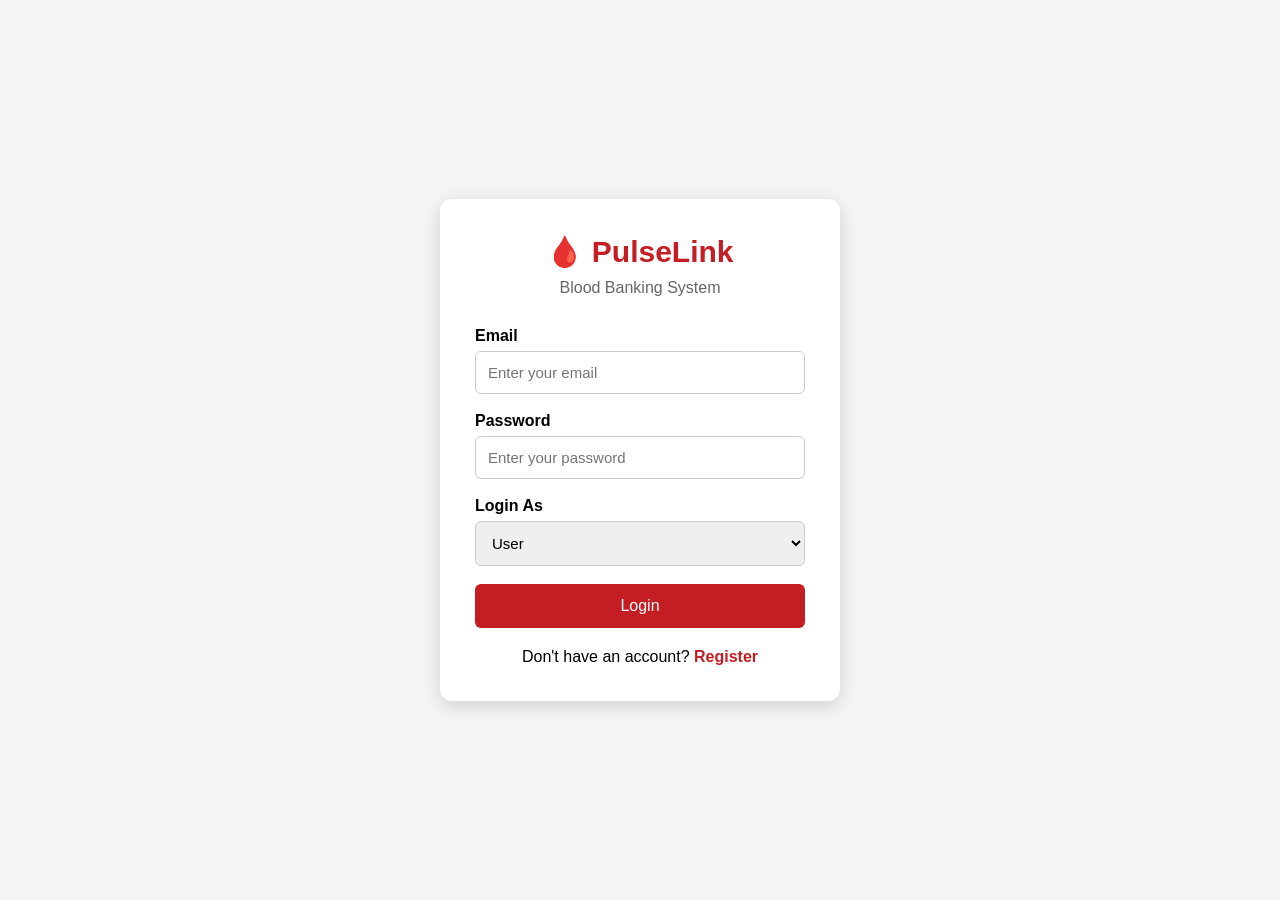
<file: user.html>
<!DOCTYPE html>
<html lang="en">
<head>
<meta charset="UTF-8">
<meta name="viewport" content="width=device-width, initial-scale=1.0">
<title>PulseLink - User Dashboard</title>

<style>
* {
    box-sizing: border-box;
    margin: 0;
    padding: 0;
    font-family: Arial, sans-serif;
}

body {
    background: #f4f6f8;
    color: #222;
}

.header {
    background: #c41e24;
    color: white;
    padding: 18px 30px;
    display: flex;
    justify-content: space-between;
    align-items: center;
}

.logo {
    font-size: 25px;
    font-weight: bold;
}

.logout {
    background: white;
    color: #c41e24;
    border: none;
    padding: 9px 18px;
    border-radius: 6px;
    cursor: pointer;
    font-weight: bold;
}

.container {
    display: flex;
    min-height: calc(100vh - 65px);
}

.sidebar {
    width: 230px;
    background: white;
    border-right: 1px solid #ddd;
    padding: 20px 0;
}

.sidebar button {
    width: 100%;
    padding: 15px 20px;
    border: none;
    background: none;
    text-align: left;
    cursor: pointer;
    font-size: 15px;
}

.sidebar button:hover,
.sidebar button.active {
    background: #ffe5e5;
    color: #c41e24;
    font-weight: bold;
}

.main {
    flex: 1;
    padding: 30px;
}

.welcome {
    margin-bottom: 25px;
}

.welcome h1 {
    margin-bottom: 8px;
}

.cards {
    display: grid;
    grid-template-columns: repeat(4, 1fr);
    gap: 18px;
    margin-bottom: 25px;
}

.card {
    background: white;
    padding: 22px;
    border-radius: 10px;
    box-shadow: 0 2px 8px rgba(0,0,0,0.08);
}

.card h3 {
    color: #666;
    font-size: 14px;
    margin-bottom: 10px;
}

.card .number {
    font-size: 28px;
    font-weight: bold;
    color: #c41e24;
}

.section {
    display: none;
}

.section.active {
    display: block;
}

.grid {
    display: grid;
    grid-template-columns: 1fr 1fr;
    gap: 20px;
}

.profile-box {
    background: white;
    padding: 25px;
    border-radius: 10px;
}

.profile-row {
    display: flex;
    justify-content: space-between;
    padding: 12px 0;
    border-bottom: 1px solid #eee;
}

.profile-row:last-child {
    border-bottom: none;
}

.table-box {
    background: white;
    padding: 20px;
    border-radius: 10px;
    overflow-x: auto;
}

table {
    width: 100%;
    border-collapse: collapse;
}

th,
td {
    padding: 13px;
    border-bottom: 1px solid #eee;
    text-align: left;
}

th {
    background: #fafafa;
}

.badge {
    padding: 5px 10px;
    border-radius: 15px;
    font-size: 12px;
}

.success {
    background: #d9f7df;
    color: green;
}

.pending {
    background: #fff1cc;
    color: #9a6a00;
}

.form-box {
    background: white;
    padding: 25px;
    border-radius: 10px;
    max-width: 700px;
}

.form-group {
    margin-bottom: 18px;
}

.form-group label {
    display: block;
    font-weight: bold;
    margin-bottom: 7px;
}

.form-group input,
.form-group select,
.form-group textarea {
    width: 100%;
    padding: 12px;
    border: 1px solid #ccc;
    border-radius: 6px;
}

.btn {
    background: #c41e24;
    color: white;
    border: none;
    padding: 12px 20px;
    border-radius: 6px;
    cursor: pointer;
}

.btn:hover {
    background: #a8171c;
}

.camp {
    background: white;
    padding: 20px;
    border-radius: 10px;
    margin-bottom: 15px;
    border-left: 5px solid #c41e24;
}

.notification {
    background: white;
    padding: 18px;
    border-radius: 8px;
    margin-bottom: 12px;
}

.digital-card {
    max-width: 500px;
    background: #c41e24;
    color: white;
    padding: 25px;
    border-radius: 15px;
}

.digital-card h2 {
    margin-bottom: 20px;
}

.blood-type {
    font-size: 45px;
    font-weight: bold;
    margin: 15px 0;
}

@media(max-width: 900px) {
    .cards {
        grid-template-columns: repeat(2, 1fr);
    }

    .grid {
        grid-template-columns: 1fr;
    }
}

@media(max-width: 650px) {
    .sidebar {
        width: 180px;
    }

    .main {
        padding: 15px;
    }

    .cards {
        grid-template-columns: 1fr;
    }

    .header {
        padding: 15px;
    }
}
</style>
</head>

<body>

<header class="header">
    <div class="logo">🩸 PulseLink</div>
    <button class="logout" onclick="logout()">Logout</button>
</header>

<div class="container">

    <aside class="sidebar">

        <button class="active" onclick="showSection('dashboard', this)">
            🏠 Dashboard
        </button>

        <button onclick="showSection('profile', this)">
            👤 My Profile
        </button>

        <button onclick="showSection('donations', this)">
            🩸 Donation History
        </button>

        <button onclick="showSection('appointments', this)">
            📅 Appointments
        </button>

        <button onclick="showSection('findBlood', this)">
            🔎 Find Blood
        </button>

        <button onclick="showSection('requestBlood', this)">
            🚨 Request Blood
        </button>

        <button onclick="showSection('camps', this)">
            🏕️ Donation Camps
        </button>

        <button onclick="showSection('card', this)">
            💳 Digital Donor Card
        </button>

        <button onclick="showSection('notifications', this)">
            🔔 Notifications
        </button>

    </aside>

    <main class="main">

        <!-- DASHBOARD -->

        <section id="dashboard" class="section active">

            <div class="welcome">
                <h1>Welcome, <span id="userName">User</span> 👋</h1>
                <p>Welcome to your PulseLink Blood Banking Dashboard.</p>
            </div>

            <div class="cards">

                <div class="card">
                    <h3>Blood Group</h3>
                    <div class="number" id="userBlood">--</div>
                </div>

                <div class="card">
                    <h3>Total Donations</h3>
                    <div class="number">3</div>
                </div>

                <div class="card">
                    <h3>Lives Saved</h3>
                    <div class="number">9</div>
                </div>

                <div class="card">
                    <h3>Appointments</h3>
                    <div class="number">1</div>
                </div>

            </div>

            <div class="grid">

                <div class="table-box">
                    <h2>Upcoming Appointment</h2>
                    <br>

                    <p><b>Date:</b> 15 October 2026</p>
                    <p><b>Time:</b> 10:00 AM</p>
                    <p><b>Location:</b> PulseLink Blood Bank</p>
                    <br>

                    <span class="badge pending">Scheduled</span>
                </div>

                <div class="table-box">
                    <h2>Eligibility Status</h2>
                    <br>

                    <p>✓ Registered Donor</p>
                    <p>✓ Profile Complete</p>
                    <p>✓ Eligible for Donation</p>
                </div>

            </div>

        </section>


        <!-- PROFILE -->

        <section id="profile" class="section">

            <h1>My Profile</h1>
            <br>

            <div class="profile-box">

                <div class="profile-row">
                    <b>Name</b>
                    <span id="profileName">---</span>
                </div>

                <div class="profile-row">
                    <b>Email</b>
                    <span id="profileEmail">---</span>
                </div>

                <div class="profile-row">
                    <b>Phone</b>
                    <span id="profilePhone">---</span>
                </div>

                <div class="profile-row">
                    <b>Blood Group</b>
                    <span id="profileBlood">---</span>
                </div>

            </div>

        </section>


        <!-- DONATION HISTORY -->

        <section id="donations" class="section">

            <h1>Donation History</h1>
            <br>

            <div class="table-box">

                <table>

                    <tr>
                        <th>Date</th>
                        <th>Blood Group</th>
                        <th>Location</th>
                        <th>Status</th>
                    </tr>

                    <tr>
                        <td>20 August 2026</td>
                        <td id="historyBlood">A+</td>
                        <td>PulseLink Blood Bank</td>
                        <td>
                            <span class="badge success">Completed</span>
                        </td>
                    </tr>

                    <tr>
                        <td>12 May 2026</td>
                        <td>A+</td>
                        <td>Community Blood Camp</td>
                        <td>
                            <span class="badge success">Completed</span>
                        </td>
                    </tr>

                    <tr>
                        <td>05 February 2026</td>
                        <td>A+</td>
                        <td>PulseLink Blood Bank</td>
                        <td>
                            <span class="badge success">Completed</span>
                        </td>
                    </tr>

                </table>

            </div>

        </section>


        <!-- APPOINTMENTS -->

        <section id="appointments" class="section">

            <h1>My Appointments</h1>
            <br>

            <div class="table-box">

                <table>

                    <tr>
                        <th>Date</th>
                        <th>Time</th>
                        <th>Location</th>
                        <th>Status</th>
                    </tr>

                    <tr>
                        <td>15 October 2026</td>
                        <td>10:00 AM</td>
                        <td>PulseLink Blood Bank</td>
                        <td>
                            <span class="badge pending">Scheduled</span>
                        </td>
                    </tr>

                </table>

            </div>

        </section>


        <!-- FIND BLOOD -->

        <section id="findBlood" class="section">

            <h1>Find Blood</h1>
            <br>

            <div class="form-box">

                <div class="form-group">
                    <label>Blood Group</label>

                    <select id="searchBlood">
                        <option>A+</option>
                        <option>A-</option>
                        <option>B+</option>
                        <option>B-</option>
                        <option>AB+</option>
                        <option>AB-</option>
                        <option>O+</option>
                        <option>O-</option>
                    </select>
                </div>

                <div class="form-group">
                    <label>Location</label>
                    <input type="text" placeholder="Enter city">
                </div>

                <button class="btn" onclick="findBlood()">
                    Search Blood
                </button>

                <p id="bloodResult" style="margin-top:20px;"></p>

            </div>

        </section>


        <!-- REQUEST BLOOD -->

        <section id="requestBlood" class="section">

            <h1>Request Blood</h1>
            <br>

            <div class="form-box">

                <div class="form-group">
                    <label>Patient Name</label>
                    <input type="text" id="patientName">
                </div>

                <div class="form-group">
                    <label>Blood Group</label>

                    <select id="requestGroup">
                        <option>A+</option>
                        <option>A-</option>
                        <option>B+</option>
                        <option>B-</option>
                        <option>AB+</option>
                        <option>AB-</option>
                        <option>O+</option>
                        <option>O-</option>
                    </select>
                </div>

                <div class="form-group">
                    <label>Units Required</label>
                    <input type="number" id="units" min="1" value="1">
                </div>

                <div class="form-group">
                    <label>Hospital</label>
                    <input type="text" id="hospital">
                </div>

                <button class="btn" onclick="requestBlood()">
                    Submit Request
                </button>

            </div>

        </section>


        <!-- CAMPS -->

        <section id="camps" class="section">

            <h1>Upcoming Donation Camps</h1>
            <br>

            <div class="camp">
                <h2>Community Blood Donation Camp</h2>
                <br>
                <p><b>Date:</b> 20 October 2026</p>
                <p><b>Location:</b> KLU Campus</p>
                <p><b>Time:</b> 9:00 AM - 4:00 PM</p>
                <br>
                <button class="btn">Register</button>
            </div>

            <div class="camp">
                <h2>PulseLink Blood Drive</h2>
                <br>
                <p><b>Date:</b> 28 October 2026</p>
                <p><b>Location:</b> Guntur</p>
                <p><b>Time:</b> 10:00 AM - 5:00 PM</p>
                <br>
                <button class="btn">Register</button>
            </div>

        </section>


        <!-- DIGITAL CARD -->

        <section id="card" class="section">

            <h1>Digital Donor Card</h1>
            <br>

            <div class="digital-card">

                <h2>PulseLink Blood Bank</h2>

                <p>Registered Blood Donor</p>

                <div class="blood-type" id="cardBlood">
                    A+
                </div>

                <p><b>Name:</b> <span id="cardName">User</span></p>

                <br>

                <p>Donor ID: PL-DON-1001</p>

                <br>

                <button
                    class="logout"
                    onclick="window.print()">
                    Print Card
                </button>

            </div>

        </section>


        <!-- NOTIFICATIONS -->

        <section id="notifications" class="section">

            <h1>Notifications</h1>
            <br>

            <div class="notification">
                🩸 Your upcoming blood donation appointment is scheduled.
            </div>

            <div class="notification">
                📅 New blood donation camps are available in your area.
            </div>

            <div class="notification">
                ❤️ Thank you for being a registered blood donor.
            </div>

        </section>

    </main>

</div>


<script>

const user = JSON.parse(localStorage.getItem("user"));

if (!user) {
    window.location.href = "index.html";
}

if (user) {

    document.getElementById("userName").innerText = user.name;

    document.getElementById("userBlood").innerText =
        user.bloodGroup;

    document.getElementById("profileName").innerText =
        user.name;

    document.getElementById("profileEmail").innerText =
        user.email;

    document.getElementById("profilePhone").innerText =
        user.phone;

    document.getElementById("profileBlood").innerText =
        user.bloodGroup;

    document.getElementById("historyBlood").innerText =
        user.bloodGroup;

    document.getElementById("cardBlood").innerText =
        user.bloodGroup;

    document.getElementById("cardName").innerText =
        user.name;
}


function showSection(sectionId, button) {

    const sections =
        document.querySelectorAll(".section");

    sections.forEach(section => {
        section.classList.remove("active");
    });

    document.getElementById(sectionId)
        .classList.add("active");

    const buttons =
        document.querySelectorAll(".sidebar button");

    buttons.forEach(btn => {
        btn.classList.remove("active");
    });

    button.classList.add("active");
}


function findBlood() {

    const group =
        document.getElementById("searchBlood").value;

    document.getElementById("bloodResult").innerHTML =
        "Searching available blood units for <b>" +
        group +
        "</b>...";
}


function requestBlood() {

    const patient =
        document.getElementById("patientName").value;

    const group =
        document.getElementById("requestGroup").value;

    const units =
        document.getElementById("units").value;

    const hospital =
        document.getElementById("hospital").value;

    if (!patient || !hospital) {
        alert("Please fill all required details.");
        return;
    }

    alert(
        "Blood request submitted successfully!\\n\\n" +
        "Patient: " + patient +
        "\\nBlood Group: " + group +
        "\\nUnits: " + units +
        "\\nHospital: " + hospital
    );
}


function logout() {

    window.location.href = "index.html";

}

</script>

</body>
</html>
</file>
<file: css/styles.css>
/* ==========================================================================
   Blood Banking System - Enterprise Medical Stylesheet
   Modern, responsive, accessible, dark/light theme compatible.
   ========================================================================== */

:root {
  --primary: #dc2626;
  --primary-hover: #b91c1c;
  --primary-subtle: #fef2f2;
  --primary-border: #fecaca;
  --accent-blue: #2563eb;
  --accent-blue-subtle: #eff6ff;
  --success: #10b981;
  --success-subtle: #ecfdf5;
  --warning: #f59e0b;
  --warning-subtle: #fffbeb;
  --danger: #ef4444;
  --danger-subtle: #fef2f2;

  --bg-main: #f8fafc;
  --bg-surface: #ffffff;
  --bg-surface-elevated: #ffffff;
  --bg-sidebar: #0f172a;
  --bg-sidebar-hover: #1e293b;
  --bg-sidebar-active: #b91c1c;

  --text-main: #0f172a;
  --text-muted: #64748b;
  --text-light: #94a3b8;
  --text-on-primary: #ffffff;

  --border: #e2e8f0;
  --border-subtle: #f1f5f9;
  --shadow-sm: 0 1px 2px 0 rgb(0 0 0 / 0.05);
  --shadow-md: 0 4px 6px -1px rgb(0 0 0 / 0.1), 0 2px 4px -2px rgb(0 0 0 / 0.1);
  --shadow-lg: 0 10px 15px -3px rgb(0 0 0 / 0.1), 0 4px 6px -4px rgb(0 0 0 / 0.1);
  --shadow-xl: 0 20px 25px -5px rgb(0 0 0 / 0.1), 0 8px 10px -6px rgb(0 0 0 / 0.1);

  --radius-sm: 6px;
  --radius-md: 10px;
  --radius-lg: 14px;
  --radius-full: 9999px;

  --font-sans: -apple-system, BlinkMacSystemFont, "Segoe UI", Roboto, "Helvetica Neue", Arial, sans-serif;
  --font-mono: ui-monospace, SFMono-Regular, Menlo, Monaco, Consolas, monospace;
}

[data-theme="dark"] {
  --bg-main: #0b0f19;
  --bg-surface: #131b2e;
  --bg-surface-elevated: #1a243d;
  --text-main: #f1f5f9;
  --text-muted: #94a3b8;
  --text-light: #64748b;
  --border: #1e293b;
  --border-subtle: #192238;
  --primary-subtle: #3f1016;
  --primary-border: #7f1d1d;
  --accent-blue-subtle: #172554;
  --success-subtle: #064e3b;
  --warning-subtle: #451a03;
  --danger-subtle: #450a0a;
}

[data-theme="navy"] {
  --primary: #1d4ed8;
  --primary-hover: #1e40af;
  --primary-subtle: #eff6ff;
  --primary-border: #bfdbfe;
  --bg-sidebar: #0f172a;
  --bg-sidebar-active: #1d4ed8;
  --text-main: #0f172a;
  --text-muted: #64748b;
  --bg-main: #f0f4f9;
  --bg-surface: #ffffff;
  --border: #cbd5e1;
  --border-subtle: #e2e8f0;
}

[data-theme="emerald"] {
  --primary: #059669;
  --primary-hover: #047857;
  --primary-subtle: #ecfdf5;
  --primary-border: #a7f3d0;
  --bg-sidebar: #064e3b;
  --bg-sidebar-active: #059669;
  --text-main: #064e3b;
  --text-muted: #047857;
  --bg-main: #f0fdf4;
  --bg-surface: #ffffff;
  --border: #bbf7d0;
  --border-subtle: #dcfce7;
}

[data-theme="saffron"] {
  --primary: #d97706;
  --primary-hover: #b45309;
  --primary-subtle: #fffbeb;
  --primary-border: #fde68a;
  --bg-sidebar: #451a03;
  --bg-sidebar-active: #d97706;
  --text-main: #451a03;
  --text-muted: #78350f;
  --bg-main: #fffdf5;
  --bg-surface: #ffffff;
  --border: #fef3c7;
  --border-subtle: #fffbeb;
}

/* Base Reset */
*, *::before, *::after {
  box-sizing: border-box;
  margin: 0;
  padding: 0;
}

html {
  overscroll-behavior-x: none;
  overscroll-behavior-y: contain;
}

body {
  font-family: var(--font-sans);
  background-color: var(--bg-main);
  color: var(--text-main);
  line-height: 1.5;
  min-height: 100vh;
  display: flex;
  flex-direction: column;
  -webkit-font-smoothing: antialiased;
  overscroll-behavior-x: none;
  overscroll-behavior-y: contain;
  touch-action: pan-y;
}

/* Layout */
.app-container {
  display: flex;
  height: 100vh;
  overflow: hidden;
  overscroll-behavior-x: none;
  touch-action: pan-y;
}

/* Mobile Sidebar Drawer & Backdrop */
.mobile-menu-btn {
  display: none;
}

.mobile-close-sidebar-btn {
  display: none;
  margin-left: auto;
  background: rgba(255, 255, 255, 0.1);
  color: #fff;
  border-color: rgba(255, 255, 255, 0.2);
}

.mobile-close-sidebar-btn:hover {
  background: rgba(255, 255, 255, 0.2);
  color: #fff;
}

.sidebar-backdrop {
  position: fixed;
  top: 0;
  left: 0;
  right: 0;
  bottom: 0;
  background: rgba(15, 23, 42, 0.65);
  backdrop-filter: blur(4px);
  z-index: 45;
  opacity: 0;
  pointer-events: none;
  transition: opacity 0.25s ease;
}

.sidebar-backdrop.active {
  opacity: 1;
  pointer-events: auto;
}

/* Sidebar */
.sidebar {
  width: 260px;
  background-color: var(--bg-sidebar);
  color: #f8fafc;
  display: flex;
  flex-direction: column;
  flex-shrink: 0;
  transition: width 0.3s ease;
  z-index: 40;
}

.sidebar-header {
  padding: 1.25rem 1.5rem;
  display: flex;
  align-items: center;
  gap: 0.75rem;
  border-bottom: 1px solid rgba(255, 255, 255, 0.1);
}

.brand-icon {
  width: 38px;
  height: 38px;
  background: linear-gradient(135deg, #ef4444, #991b1b);
  border-radius: var(--radius-md);
  display: flex;
  align-items: center;
  justify-content: center;
  box-shadow: 0 4px 10px rgba(220, 38, 38, 0.4);
}

.brand-icon svg {
  width: 22px;
  height: 22px;
  fill: #ffffff;
}

.brand-title {
  font-weight: 700;
  font-size: 1.1rem;
  letter-spacing: -0.02em;
}

.brand-tag {
  font-size: 0.65rem;
  font-weight: 600;
  text-transform: uppercase;
  letter-spacing: 0.05em;
  color: #f87171;
  background: rgba(239, 68, 68, 0.15);
  padding: 2px 6px;
  border-radius: 4px;
}

.sidebar-nav {
  flex: 1;
  padding: 1rem 0.75rem;
  overflow-y: auto;
  display: flex;
  flex-direction: column;
  gap: 0.25rem;
}

.nav-section-title {
  font-size: 0.7rem;
  font-weight: 700;
  text-transform: uppercase;
  letter-spacing: 0.08em;
  color: #64748b;
  padding: 0.75rem 0.75rem 0.25rem;
}

.nav-item {
  display: flex;
  align-items: center;
  gap: 0.75rem;
  padding: 0.65rem 0.85rem;
  color: #94a3b8;
  text-decoration: none;
  border-radius: var(--radius-md);
  font-size: 0.9rem;
  font-weight: 500;
  cursor: pointer;
  transition: all 0.2s ease;
  position: relative;
}

.nav-item:hover {
  background-color: var(--bg-sidebar-hover);
  color: #f8fafc;
}

.nav-item.active {
  background-color: var(--bg-sidebar-active);
  color: #ffffff;
  font-weight: 600;
  box-shadow: 0 2px 8px rgba(185, 28, 28, 0.4);
}

.nav-item svg {
  width: 18px;
  height: 18px;
  flex-shrink: 0;
}

.nav-badge {
  margin-left: auto;
  font-size: 0.7rem;
  font-weight: 700;
  padding: 2px 7px;
  border-radius: var(--radius-full);
  background: rgba(255, 255, 255, 0.15);
  color: #ffffff;
}

.nav-badge.danger {
  background: #ef4444;
  animation: pulse-badge 2s infinite;
}

@keyframes pulse-badge {
  0%, 100% { transform: scale(1); opacity: 1; }
  50% { transform: scale(1.1); opacity: 0.85; }
}

.sidebar-footer {
  padding: 1rem;
  border-top: 1px solid rgba(255, 255, 255, 0.08);
  display: flex;
  flex-direction: column;
  gap: 0.5rem;
}

.emergency-hotline {
  background: linear-gradient(135deg, rgba(239, 68, 68, 0.15), rgba(153, 27, 27, 0.25));
  border: 1px solid rgba(239, 68, 68, 0.3);
  padding: 0.75rem;
  border-radius: var(--radius-md);
  font-size: 0.8rem;
}

.emergency-hotline-title {
  color: #fca5a5;
  font-weight: 700;
  display: flex;
  align-items: center;
  gap: 0.4rem;
  margin-bottom: 0.2rem;
}

.emergency-hotline-number {
  color: #ffffff;
  font-family: var(--font-mono);
  font-weight: 700;
  font-size: 1rem;
}

/* Main Content Area */
.main-wrapper {
  flex: 1;
  display: flex;
  flex-direction: column;
  min-width: 0;
  overflow: hidden;
}

/* Top Navigation Bar */
.topbar {
  background-color: var(--bg-surface);
  border-bottom: 1px solid var(--border);
  height: 64px;
  padding: 0 1.5rem;
  display: flex;
  align-items: center;
  justify-content: space-between;
  flex-shrink: 0;
  z-index: 30;
}

.topbar-left {
  display: flex;
  align-items: center;
  gap: 1rem;
}

.page-title {
  font-size: 1.25rem;
  font-weight: 700;
  letter-spacing: -0.01em;
}

.status-beacon {
  display: inline-flex;
  align-items: center;
  gap: 0.4rem;
  font-size: 0.8rem;
  font-weight: 600;
  background: var(--success-subtle);
  color: var(--success);
  padding: 4px 10px;
  border-radius: var(--radius-full);
}

.status-beacon.alert {
  background: var(--danger-subtle);
  color: var(--danger);
  animation: pulse-beacon 1.5s infinite;
}

.status-dot {
  width: 8px;
  height: 8px;
  border-radius: 50%;
  background: currentColor;
}

@keyframes pulse-beacon {
  0%, 100% { opacity: 1; }
  50% { opacity: 0.6; }
}

.topbar-right {
  display: flex;
  align-items: center;
  gap: 1rem;
}

/* Role & Theme Selectors */
.role-badge-box, .theme-badge-box {
  display: flex;
  align-items: center;
  gap: 0.5rem;
  background: var(--bg-main);
  padding: 4px 10px;
  border-radius: var(--radius-md);
  border: 1px solid var(--border);
}

.role-label, .theme-label {
  font-size: 0.75rem;
  font-weight: 600;
  color: var(--text-muted);
}

.role-select, .theme-select {
  border: none;
  background: transparent;
  font-size: 0.85rem;
  font-weight: 700;
  color: var(--primary);
  cursor: pointer;
  outline: none;
}

/* Action Buttons */
.btn {
  display: inline-flex;
  align-items: center;
  justify-content: center;
  gap: 0.5rem;
  font-size: 0.875rem;
  font-weight: 600;
  padding: 0.55rem 1.1rem;
  border-radius: var(--radius-md);
  cursor: pointer;
  border: 1px solid transparent;
  transition: all 0.2s ease;
  text-decoration: none;
  white-space: nowrap;
}

.btn-primary {
  background-color: var(--primary);
  color: var(--text-on-primary);
  box-shadow: 0 2px 4px rgba(220, 38, 38, 0.25);
}

.btn-primary:hover {
  background-color: var(--primary-hover);
  transform: translateY(-1px);
}

.btn-danger-emergency {
  background: linear-gradient(135deg, #ef4444, #b91c1c);
  color: #ffffff;
  box-shadow: 0 4px 12px rgba(239, 68, 68, 0.35);
  font-weight: 700;
  animation: pulse-btn 2.5s infinite;
}

@keyframes pulse-btn {
  0%, 100% { box-shadow: 0 4px 12px rgba(239, 68, 68, 0.35); }
  50% { box-shadow: 0 4px 20px rgba(239, 68, 68, 0.65); }
}

.btn-secondary {
  background-color: var(--bg-surface);
  border-color: var(--border);
  color: var(--text-main);
}

.btn-secondary:hover {
  background-color: var(--bg-main);
  border-color: var(--text-light);
}

.btn-sm {
  font-size: 0.775rem;
  padding: 0.35rem 0.75rem;
}

.btn-icon {
  padding: 0.55rem;
  border-radius: var(--radius-md);
  background: var(--bg-surface);
  border: 1px solid var(--border);
  color: var(--text-muted);
  cursor: pointer;
}

.btn-icon:hover {
  color: var(--text-main);
  background: var(--bg-main);
}

/* Content Container */
.content-body {
  flex: 1;
  overflow-y: auto;
  padding: 1.5rem;
  overscroll-behavior-x: none;
  overscroll-behavior-y: contain;
  touch-action: pan-y;
  -webkit-overflow-scrolling: touch;
}

/* View Section Tabs */
.view-panel {
  display: none;
  animation: fadeIn 0.25s ease forwards;
}

.view-panel.active {
  display: block;
}

@keyframes fadeIn {
  from { opacity: 0; transform: translateY(6px); }
  to { opacity: 1; transform: translateY(0); }
}

/* Emergency Stat Banner */
.emergency-banner {
  background: linear-gradient(135deg, #fef2f2, #fee2e2);
  border: 1px solid #fecaca;
  border-left: 5px solid #dc2626;
  border-radius: var(--radius-lg);
  padding: 1rem 1.25rem;
  margin-bottom: 1.5rem;
  display: flex;
  align-items: center;
  justify-content: space-between;
  gap: 1rem;
}

[data-theme="dark"] .emergency-banner {
  background: linear-gradient(135deg, #2d0d12, #3b1118);
  border-color: #7f1d1d;
}

.emergency-banner-content {
  display: flex;
  align-items: center;
  gap: 1rem;
}

.emergency-banner-icon {
  width: 44px;
  height: 44px;
  border-radius: 50%;
  background: #fee2e2;
  color: #dc2626;
  display: flex;
  align-items: center;
  justify-content: center;
  flex-shrink: 0;
}

[data-theme="dark"] .emergency-banner-icon {
  background: #450a0a;
  color: #fca5a5;
}

.emergency-banner-title {
  font-weight: 700;
  font-size: 1rem;
  color: #991b1b;
}

[data-theme="dark"] .emergency-banner-title {
  color: #fca5a5;
}

.emergency-banner-desc {
  font-size: 0.85rem;
  color: #7f1d1d;
}

[data-theme="dark"] .emergency-banner-desc {
  color: #f87171;
}

/* KPI Stat Cards Grid */
.kpi-grid {
  display: grid;
  grid-template-columns: repeat(auto-fit, minmax(220px, 1fr));
  gap: 1rem;
  margin-bottom: 1.5rem;
}

.kpi-card {
  background: var(--bg-surface);
  border: 1px solid var(--border);
  border-radius: var(--radius-lg);
  padding: 1.25rem;
  display: flex;
  flex-direction: column;
  gap: 0.5rem;
  box-shadow: var(--shadow-sm);
  transition: transform 0.2s ease, box-shadow 0.2s ease;
}

.kpi-card:hover {
  transform: translateY(-2px);
  box-shadow: var(--shadow-md);
}

.kpi-header {
  display: flex;
  align-items: center;
  justify-content: space-between;
}

.kpi-title {
  font-size: 0.8rem;
  font-weight: 600;
  text-transform: uppercase;
  letter-spacing: 0.05em;
  color: var(--text-muted);
}

.kpi-icon {
  width: 32px;
  height: 32px;
  border-radius: var(--radius-md);
  display: flex;
  align-items: center;
  justify-content: center;
}

.kpi-icon.crimson { background: var(--primary-subtle); color: var(--primary); }
.kpi-icon.blue { background: var(--accent-blue-subtle); color: var(--accent-blue); }
.kpi-icon.emerald { background: var(--success-subtle); color: var(--success); }
.kpi-icon.amber { background: var(--warning-subtle); color: var(--warning); }

.kpi-value {
  font-size: 1.85rem;
  font-weight: 800;
  line-height: 1.2;
}

.kpi-subtitle {
  font-size: 0.8rem;
  color: var(--text-muted);
  display: flex;
  align-items: center;
  gap: 0.3rem;
}

/* Blood Groups Stock Bar / Pills */
.blood-groups-shelf {
  display: grid;
  grid-template-columns: repeat(8, 1fr);
  gap: 0.75rem;
  margin-bottom: 1.5rem;
}

@media (max-width: 900px) {
  .blood-groups-shelf {
    grid-template-columns: repeat(4, 1fr);
  }
}

@media (max-width: 500px) {
  .blood-groups-shelf {
    grid-template-columns: repeat(2, 1fr);
  }
}

.group-unit-card {
  background: var(--bg-surface);
  border: 1px solid var(--border);
  border-radius: var(--radius-lg);
  padding: 1rem 0.75rem;
  text-align: center;
  position: relative;
  overflow: hidden;
  transition: all 0.2s ease;
  cursor: pointer;
}

.group-unit-card:hover {
  border-color: var(--primary);
  transform: translateY(-3px);
  box-shadow: var(--shadow-md);
}

.group-unit-card.critical {
  border-color: #ef4444;
  background: var(--danger-subtle);
}

.group-unit-card::before {
  content: '';
  position: absolute;
  top: 0;
  left: 0;
  right: 0;
  height: 4px;
  background: var(--border);
}

.group-unit-card.safe::before { background: var(--success); }
.group-unit-card.low::before { background: var(--warning); }
.group-unit-card.critical::before { background: var(--danger); }

.group-name {
  font-size: 1.35rem;
  font-weight: 800;
  color: var(--text-main);
  margin-bottom: 0.15rem;
}

.group-count {
  font-size: 1.25rem;
  font-weight: 700;
  color: var(--primary);
}

.group-unit-label {
  font-size: 0.7rem;
  color: var(--text-muted);
  text-transform: uppercase;
}

/* Charts Grid */
.charts-grid {
  display: grid;
  grid-template-columns: 2fr 1fr;
  gap: 1.25rem;
  margin-bottom: 1.5rem;
}

@media (max-width: 1024px) {
  .charts-grid {
    grid-template-columns: 1fr;
  }
}

.card {
  background: var(--bg-surface);
  border: 1px solid var(--border);
  border-radius: var(--radius-lg);
  padding: 1.25rem;
  box-shadow: var(--shadow-sm);
}

.card-header {
  display: flex;
  align-items: center;
  justify-content: space-between;
  margin-bottom: 1.25rem;
  padding-bottom: 0.75rem;
  border-bottom: 1px solid var(--border-subtle);
}

.card-title {
  font-size: 1rem;
  font-weight: 700;
  display: flex;
  align-items: center;
  gap: 0.5rem;
}

.canvas-container {
  width: 100%;
  height: 220px;
  position: relative;
}

/* Tables & Filters */
.toolbar-bar {
  display: flex;
  flex-wrap: wrap;
  gap: 0.75rem;
  align-items: center;
  justify-content: space-between;
  margin-bottom: 1rem;
}

.toolbar-left, .toolbar-right {
  display: flex;
  flex-wrap: wrap;
  align-items: center;
  gap: 0.6rem;
}

.search-input-box {
  position: relative;
  min-width: 240px;
}

.search-input-box input {
  width: 100%;
  padding: 0.5rem 0.75rem 0.5rem 2.2rem;
  font-size: 0.85rem;
  border: 1px solid var(--border);
  border-radius: var(--radius-md);
  background: var(--bg-surface);
  color: var(--text-main);
  outline: none;
}

.search-input-box input:focus {
  border-color: var(--primary);
}

.search-input-box svg {
  position: absolute;
  left: 0.75rem;
  top: 50%;
  transform: translateY(-50%);
  width: 15px;
  height: 15px;
  color: var(--text-light);
}

.select-filter {
  padding: 0.5rem 0.75rem;
  font-size: 0.85rem;
  border: 1px solid var(--border);
  border-radius: var(--radius-md);
  background: var(--bg-surface);
  color: var(--text-main);
  outline: none;
  cursor: pointer;
}

/* Modern Data Table */
.table-responsive {
  width: 100%;
  overflow-x: auto;
  border-radius: var(--radius-lg);
  border: 1px solid var(--border);
  background: var(--bg-surface);
  overscroll-behavior-x: contain;
  -webkit-overflow-scrolling: touch;
  touch-action: pan-x pan-y;
}

.data-table {
  width: 100%;
  border-collapse: collapse;
  font-size: 0.875rem;
  text-align: left;
}

.data-table th {
  background-color: var(--bg-main);
  color: var(--text-muted);
  font-weight: 600;
  text-transform: uppercase;
  font-size: 0.75rem;
  letter-spacing: 0.05em;
  padding: 0.75rem 1rem;
  border-bottom: 1px solid var(--border);
}

.data-table td {
  padding: 0.85rem 1rem;
  border-bottom: 1px solid var(--border-subtle);
  color: var(--text-main);
  vertical-align: middle;
}

.data-table tr:hover td {
  background-color: var(--bg-main);
}

/* Badges */
.badge {
  display: inline-flex;
  align-items: center;
  gap: 0.3rem;
  font-size: 0.75rem;
  font-weight: 600;
  padding: 0.2rem 0.55rem;
  border-radius: var(--radius-full);
}

.badge-critical { background: #fee2e2; color: #dc2626; border: 1px solid #fca5a5; }
.badge-warning { background: #fef3c7; color: #b45309; border: 1px solid #fde68a; }
.badge-success { background: #d1fae5; color: #047857; border: 1px solid #a7f3d0; }
.badge-info { background: #dbeafe; color: #1d4ed8; border: 1px solid #bfdbfe; }
.badge-neutral { background: var(--bg-main); color: var(--text-muted); border: 1px solid var(--border); }

[data-theme="dark"] .badge-critical { background: #450a0a; color: #fca5a5; border-color: #7f1d1d; }
[data-theme="dark"] .badge-warning { background: #451a03; color: #fde68a; border-color: #78350f; }
[data-theme="dark"] .badge-success { background: #064e3b; color: #6ee7b7; border-color: #065f46; }
[data-theme="dark"] .badge-info { background: #172554; color: #93c5fd; border-color: #1e40af; }

.badge-blood-type {
  font-size: 0.85rem;
  font-weight: 800;
  font-family: var(--font-mono);
  background: var(--primary-subtle);
  color: var(--primary);
  border: 1px solid var(--primary-border);
  padding: 2px 8px;
  border-radius: var(--radius-sm);
}

/* Compatibility Visualizer */
.compat-matrix-grid {
  display: grid;
  grid-template-columns: repeat(8, 1fr);
  gap: 0.5rem;
  margin: 1.5rem 0;
}

@media (max-width: 768px) {
  .compat-matrix-grid {
    grid-template-columns: repeat(4, 1fr);
  }
}

.compat-btn {
  background: var(--bg-surface);
  border: 2px solid var(--border);
  border-radius: var(--radius-md);
  padding: 0.75rem 0.5rem;
  font-size: 1.1rem;
  font-weight: 800;
  cursor: pointer;
  transition: all 0.2s ease;
  color: var(--text-main);
}

.compat-btn:hover {
  border-color: var(--primary);
  background: var(--primary-subtle);
}

.compat-btn.active {
  border-color: var(--primary);
  background: var(--primary);
  color: #ffffff;
  box-shadow: 0 4px 10px rgba(220, 38, 38, 0.3);
}

.compat-details-card {
  background: var(--bg-surface);
  border: 1px solid var(--border);
  border-radius: var(--radius-lg);
  padding: 1.5rem;
  display: grid;
  grid-template-columns: 1fr 1fr;
  gap: 1.5rem;
}

@media (max-width: 768px) {
  .compat-details-card {
    grid-template-columns: 1fr;
  }
}

.compat-group-list {
  display: flex;
  flex-wrap: wrap;
  gap: 0.5rem;
  margin-top: 0.75rem;
}

.compat-pill {
  padding: 0.35rem 0.85rem;
  border-radius: var(--radius-md);
  font-weight: 700;
  font-size: 0.9rem;
  display: inline-flex;
  align-items: center;
  gap: 0.4rem;
}

.compat-pill.give {
  background: #ecfdf5;
  color: #065f46;
  border: 1px solid #a7f3d0;
}

.compat-pill.receive {
  background: #eff6ff;
  color: #1e40af;
  border: 1px solid #bfdbfe;
}

[data-theme="dark"] .compat-pill.give { background: #064e3b; color: #a7f3d0; border-color: #047857; }
[data-theme="dark"] .compat-pill.receive { background: #1e3a8a; color: #bfdbfe; border-color: #1d4ed8; }

/* Donor Digital Card */
.donor-card-container {
  display: flex;
  justify-content: center;
  margin: 1.5rem 0;
}

.donor-id-card {
  width: 440px;
  background: linear-gradient(135deg, #1e293b, #0f172a);
  color: #ffffff;
  border-radius: 16px;
  padding: 1.5rem;
  position: relative;
  overflow: hidden;
  box-shadow: 0 15px 30px rgba(0, 0, 0, 0.25);
  border: 1px solid rgba(255, 255, 255, 0.1);
}

.donor-id-card::before {
  content: '';
  position: absolute;
  top: -50px;
  right: -50px;
  width: 150px;
  height: 150px;
  border-radius: 50%;
  background: radial-gradient(circle, rgba(220, 38, 38, 0.4), transparent);
}

.donor-card-top {
  display: flex;
  justify-content: space-between;
  align-items: flex-start;
  margin-bottom: 1.25rem;
}

.donor-card-title {
  font-size: 0.75rem;
  font-weight: 700;
  text-transform: uppercase;
  letter-spacing: 0.1em;
  color: #94a3b8;
}

.donor-card-org {
  font-size: 1rem;
  font-weight: 800;
  color: #f8fafc;
}

.donor-blood-symbol {
  font-size: 1.75rem;
  font-weight: 900;
  color: #f87171;
  background: rgba(239, 68, 68, 0.15);
  padding: 4px 12px;
  border-radius: 10px;
  border: 1px solid rgba(239, 68, 68, 0.3);
}

.donor-card-name {
  font-size: 1.35rem;
  font-weight: 800;
  margin-bottom: 0.25rem;
}

.donor-card-id {
  font-family: var(--font-mono);
  font-size: 0.8rem;
  color: #94a3b8;
  margin-bottom: 1rem;
}

.donor-card-stats {
  display: grid;
  grid-template-columns: repeat(3, 1fr);
  gap: 0.75rem;
  background: rgba(255, 255, 255, 0.05);
  padding: 0.75rem;
  border-radius: 10px;
  margin-bottom: 1rem;
}

.donor-stat-val {
  font-weight: 700;
  font-size: 0.95rem;
}

.donor-stat-lbl {
  font-size: 0.65rem;
  text-transform: uppercase;
  color: #94a3b8;
}

.donor-card-barcode {
  display: flex;
  align-items: center;
  justify-content: space-between;
  border-top: 1px solid rgba(255, 255, 255, 0.1);
  padding-top: 0.75rem;
  font-family: var(--font-mono);
  font-size: 0.7rem;
  color: #64748b;
}

.barcode-lines {
  letter-spacing: 3px;
  font-size: 1.4rem;
  font-weight: 900;
  color: #ffffff;
}

/* Modals */
.modal-overlay {
  position: fixed;
  top: 0;
  left: 0;
  right: 0;
  bottom: 0;
  background: rgba(15, 23, 42, 0.6);
  backdrop-filter: blur(4px);
  display: none;
  align-items: center;
  justify-content: center;
  z-index: 100;
  padding: 1.5rem;
}

.modal-overlay.active {
  display: flex;
}

.modal-dialog {
  background: var(--bg-surface);
  border-radius: var(--radius-lg);
  border: 1px solid var(--border);
  box-shadow: var(--shadow-xl);
  width: 100%;
  max-width: 600px;
  max-height: 90vh;
  display: flex;
  flex-direction: column;
  animation: modalScale 0.2s cubic-bezier(0.16, 1, 0.3, 1);
}

@keyframes modalScale {
  from { opacity: 0; transform: scale(0.95); }
  to { opacity: 1; transform: scale(1); }
}

.modal-header {
  padding: 1.25rem 1.5rem;
  border-bottom: 1px solid var(--border);
  display: flex;
  align-items: center;
  justify-content: space-between;
}

.modal-title {
  font-size: 1.15rem;
  font-weight: 700;
  display: flex;
  align-items: center;
  gap: 0.5rem;
}

.modal-close {
  background: transparent;
  border: none;
  font-size: 1.5rem;
  cursor: pointer;
  color: var(--text-muted);
  line-height: 1;
}

.modal-close:hover {
  color: var(--text-main);
}

.modal-body {
  padding: 1.5rem;
  overflow-y: auto;
  display: flex;
  flex-direction: column;
  gap: 1rem;
}

.modal-footer {
  padding: 1rem 1.5rem;
  border-top: 1px solid var(--border);
  display: flex;
  justify-content: flex-end;
  gap: 0.75rem;
  background: var(--bg-main);
  border-bottom-left-radius: var(--radius-lg);
  border-bottom-right-radius: var(--radius-lg);
}

/* Forms */
.form-row {
  display: grid;
  grid-template-columns: 1fr 1fr;
  gap: 1rem;
}

@media (max-width: 600px) {
  .form-row {
    grid-template-columns: 1fr;
  }
}

.form-group {
  display: flex;
  flex-direction: column;
  gap: 0.35rem;
}

.form-label {
  font-size: 0.8rem;
  font-weight: 600;
  color: var(--text-main);
}

.form-input, .form-select, .form-textarea {
  width: 100%;
  padding: 0.55rem 0.85rem;
  font-size: 0.875rem;
  border: 1px solid var(--border);
  border-radius: var(--radius-md);
  background: var(--bg-surface);
  color: var(--text-main);
  outline: none;
}

.form-input:focus, .form-select:focus, .form-textarea:focus {
  border-color: var(--primary);
  box-shadow: 0 0 0 3px rgba(220, 38, 38, 0.15);
}

.form-hint {
  font-size: 0.75rem;
  color: var(--text-muted);
}

/* Toast Notifications */
.toast-container {
  position: fixed;
  top: 1.5rem;
  right: 1.5rem;
  display: flex;
  flex-direction: column;
  gap: 0.75rem;
  z-index: 200;
  pointer-events: none;
}

.toast {
  background: var(--bg-surface);
  color: var(--text-main);
  border-radius: var(--radius-md);
  padding: 0.85rem 1.25rem;
  box-shadow: var(--shadow-lg);
  border-left: 4px solid var(--primary);
  display: flex;
  align-items: center;
  gap: 0.75rem;
  min-width: 280px;
  max-width: 380px;
  pointer-events: auto;
  animation: slideToast 0.3s cubic-bezier(0.16, 1, 0.3, 1);
  font-size: 0.875rem;
}

.toast.success { border-left-color: var(--success); }
.toast.warning { border-left-color: var(--warning); }
.toast.danger { border-left-color: var(--danger); }

@keyframes slideToast {
  from { opacity: 0; transform: translateX(50px); }
  to { opacity: 1; transform: translateX(0); }
}

/* Dispatch Timeline Tracker */
.tracker-timeline {
  display: flex;
  justify-content: space-between;
  margin: 1.5rem 0;
  position: relative;
}

.tracker-timeline::before {
  content: '';
  position: absolute;
  top: 18px;
  left: 20px;
  right: 20px;
  height: 3px;
  background: var(--border);
  z-index: 1;
}

.tracker-step {
  position: relative;
  z-index: 2;
  display: flex;
  flex-direction: column;
  align-items: center;
  gap: 0.4rem;
  flex: 1;
}

.tracker-icon-circle {
  width: 36px;
  height: 36px;
  border-radius: 50%;
  background: var(--bg-surface);
  border: 2px solid var(--border);
  display: flex;
  align-items: center;
  justify-content: center;
  font-size: 0.8rem;
  font-weight: 700;
  color: var(--text-muted);
}

.tracker-step.completed .tracker-icon-circle {
  background: var(--success);
  border-color: var(--success);
  color: #ffffff;
}

.tracker-step.active .tracker-icon-circle {
  background: var(--primary);
  border-color: var(--primary);
  color: #ffffff;
  box-shadow: 0 0 0 4px rgba(220, 38, 38, 0.2);
}

.tracker-label {
  font-size: 0.75rem;
  font-weight: 600;
  color: var(--text-muted);
  text-align: center;
}

.tracker-step.completed .tracker-label,
.tracker-step.active .tracker-label {
  color: var(--text-main);
  font-weight: 700;
}

/* ==========================================================================
   Mobile Responsive Navigation & Bottom Bar
   ========================================================================== */
.mobile-bottom-nav {
  display: none;
  position: fixed;
  bottom: 0;
  left: 0;
  right: 0;
  height: 60px;
  background: var(--bg-surface);
  border-top: 1px solid var(--border);
  z-index: 35;
  padding: 0 env(safe-area-inset-right) env(safe-area-inset-bottom) env(safe-area-inset-left);
  justify-content: space-around;
  align-items: center;
  box-shadow: 0 -4px 15px rgba(0, 0, 0, 0.05);
}

.bottom-nav-item {
  display: flex;
  flex-direction: column;
  align-items: center;
  justify-content: center;
  gap: 2px;
  color: var(--text-muted);
  text-decoration: none;
  font-size: 0.7rem;
  font-weight: 600;
  flex: 1;
  height: 100%;
  cursor: pointer;
  position: relative;
  transition: all 0.2s ease;
  user-select: none;
  -webkit-tap-highlight-color: transparent;
}

.bottom-nav-item:hover,
.bottom-nav-item.active {
  color: var(--primary);
}

.bottom-nav-item svg {
  width: 20px;
  height: 20px;
}

.bottom-nav-badge {
  position: absolute;
  top: 6px;
  right: calc(50% - 16px);
  background: var(--danger);
  color: #fff;
  font-size: 0.65rem;
  font-weight: 800;
  padding: 1px 5px;
  border-radius: var(--radius-full);
}

@media (max-width: 900px) {
  .mobile-bottom-nav {
    display: flex;
  }

  .mobile-menu-btn {
    display: inline-flex !important;
  }

  .mobile-close-sidebar-btn {
    display: inline-flex !important;
  }

  .sidebar {
    position: fixed;
    top: 0;
    left: 0;
    bottom: 0;
    width: 280px;
    max-width: 85vw;
    transform: translateX(-100%);
    transition: transform 0.3s cubic-bezier(0.16, 1, 0.3, 1);
    z-index: 50;
    box-shadow: var(--shadow-xl);
  }

  .sidebar.mobile-open {
    transform: translateX(0);
  }

  .topbar {
    padding: 0.5rem 0.85rem;
    height: auto;
    min-height: 56px;
    gap: 0.5rem;
  }

  .page-title {
    font-size: 1.05rem;
  }

  .status-beacon {
    display: none;
  }

  .role-badge-box, .theme-badge-box {
    padding: 2px 6px;
  }

  .role-label, .theme-label {
    display: none;
  }

  .content-body {
    padding: 1rem 0.75rem 80px 0.75rem; /* space for bottom nav */
  }

  .kpi-grid {
    grid-template-columns: repeat(2, 1fr);
    gap: 0.75rem;
  }
}

@media (max-width: 600px) {
  .topbar {
    justify-content: space-between;
  }

  .topbar-right {
    gap: 0.35rem;
  }

  .btn-danger-emergency {
    padding: 0.4rem 0.75rem;
    font-size: 0.75rem;
  }

  .emergency-banner {
    flex-direction: column;
    align-items: flex-start;
  }

  .kpi-grid {
    grid-template-columns: 1fr;
  }

  .blood-groups-shelf {
    grid-template-columns: repeat(4, 1fr);
    gap: 0.4rem;
  }

  .group-unit-card {
    padding: 0.6rem 0.4rem;
  }

  .group-name {
    font-size: 1.1rem;
  }

  .group-count {
    font-size: 1rem;
  }

  .group-unit-label {
    font-size: 0.6rem;
  }

  .compat-matrix-grid {
    grid-template-columns: repeat(4, 1fr);
  }

  .compat-details-card {
    grid-template-columns: 1fr;
  }

  .donor-id-card {
    width: 100%;
    max-width: 100%;
    padding: 1rem;
  }

  /* Bottom sheet modal pattern for mobile */
  .modal-overlay {
    padding: 0;
    align-items: flex-end;
  }

  .modal-dialog {
    width: 100%;
    max-width: 100%;
    max-height: 85vh;
    border-bottom-left-radius: 0;
    border-bottom-right-radius: 0;
    border-top-left-radius: 20px;
    border-top-right-radius: 20px;
    animation: modalSlideUp 0.25s cubic-bezier(0.16, 1, 0.3, 1);
  }

  @keyframes modalSlideUp {
    from { transform: translateY(100%); }
    to { transform: translateY(0); }
  }

  .modal-footer {
    border-bottom-left-radius: 0;
    border-bottom-right-radius: 0;
  }
}

/* Print Styles */
@media print {
  .sidebar, .topbar, .toolbar-bar, .modal-overlay, .toast-container, .btn, .no-print {
    display: none !important;
  }
  .app-container, .main-wrapper, .content-body {
    overflow: visible !important;
    height: auto !important;
    padding: 0 !important;
  }
  .view-panel {
    display: none !important;
  }
  .view-panel.active {
    display: block !important;
  }
  .card, .table-responsive {
    border: 1px solid #000 !important;
    box-shadow: none !important;
  }
  .donor-id-card {
    box-shadow: none !important;
    -webkit-print-color-adjust: exact;
    print-color-adjust: exact;
  }
}
</file>
